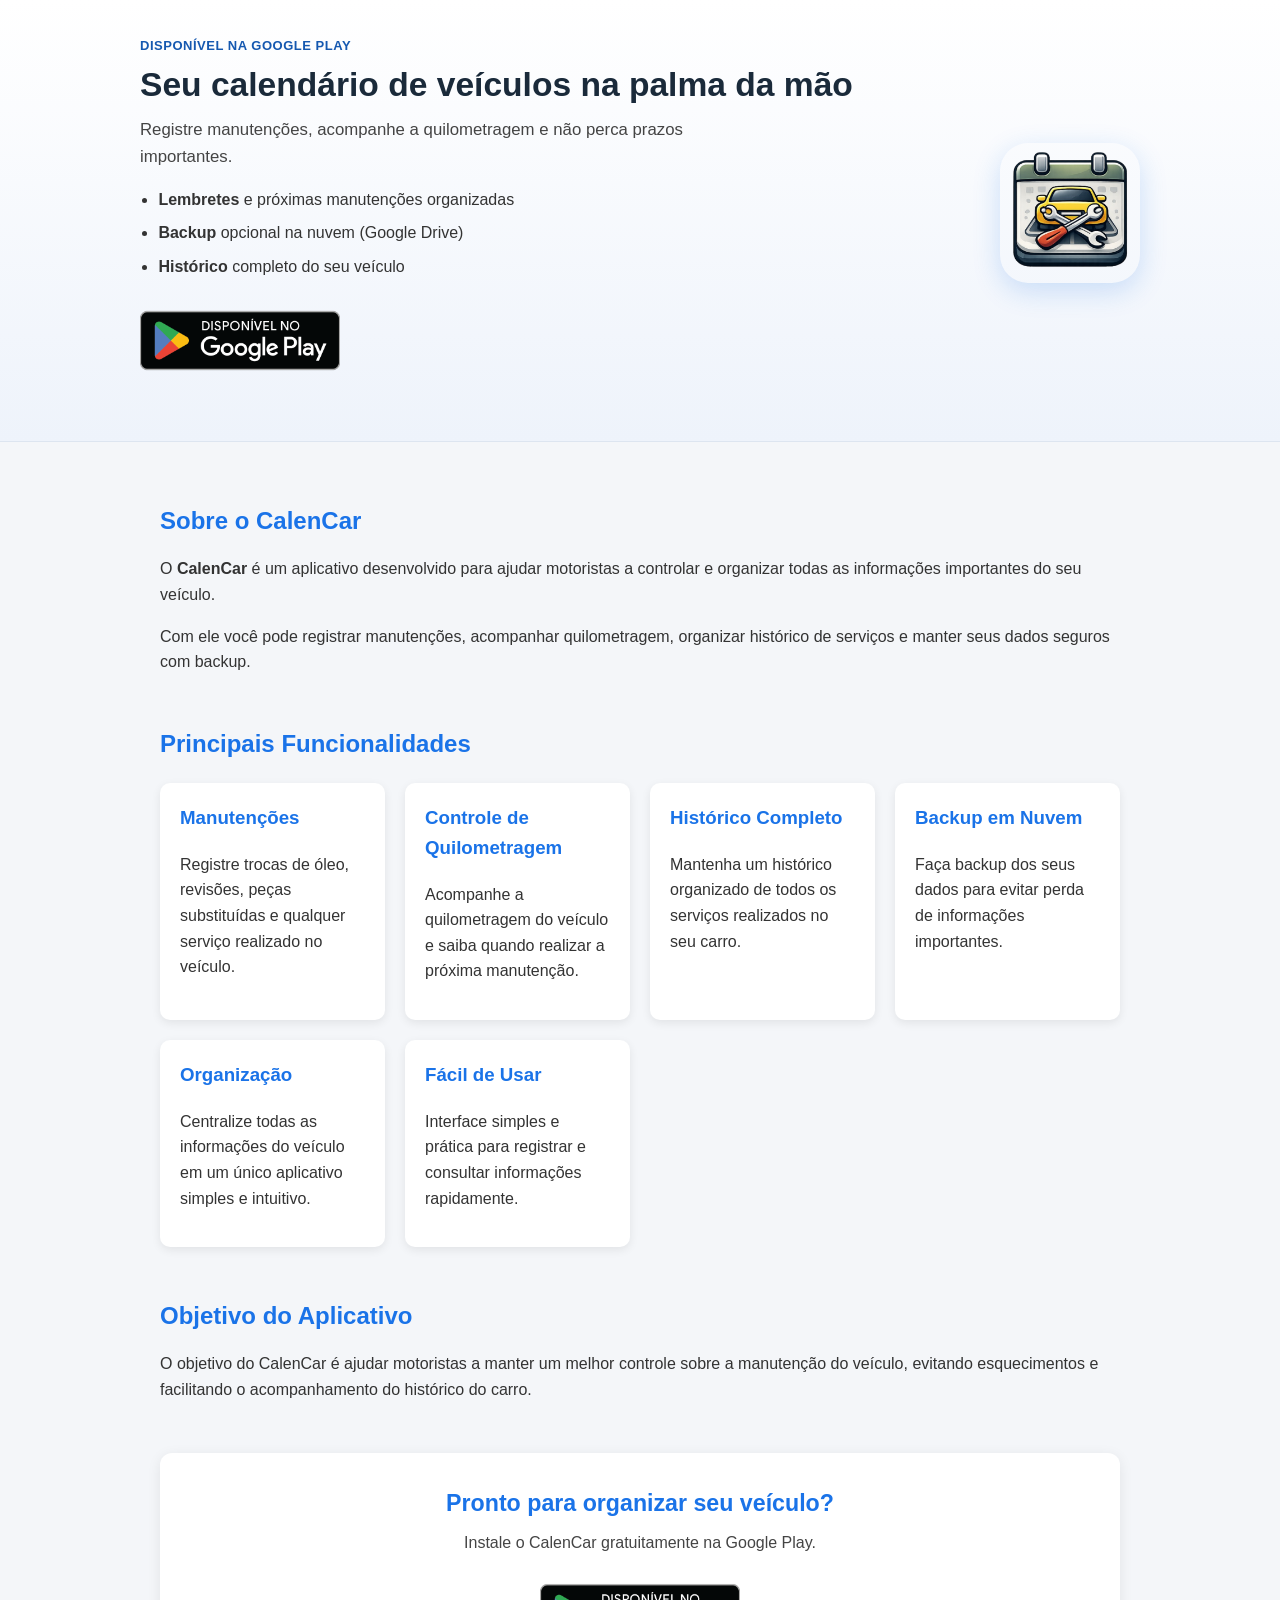
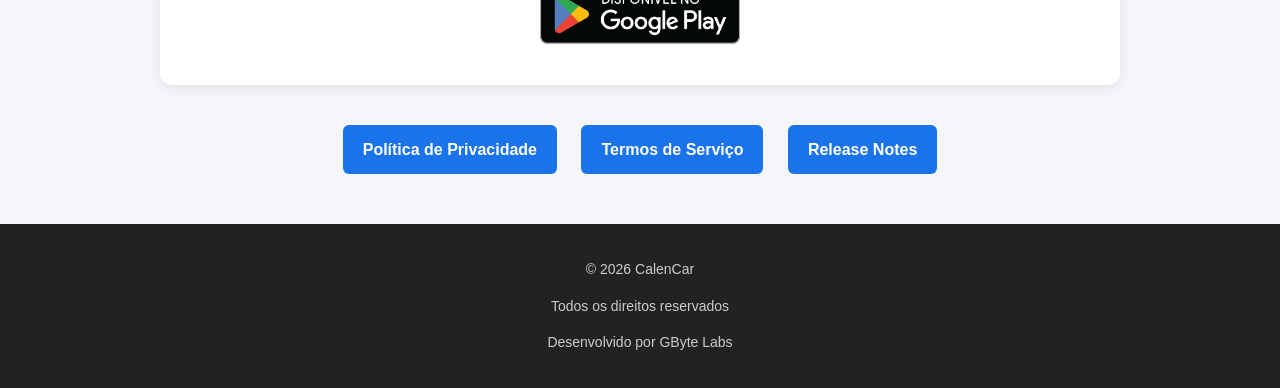
<file: index.html>
<!DOCTYPE html>
<html lang="pt-BR">

<head>
<meta charset="UTF-8">
<meta name="viewport" content="width=device-width, initial-scale=1.0">

<title>CalenCar — manutenção do veículo | Google Play</title>
<meta name="description" content="CalenCar: lembretes de manutenção, controle de quilometragem, histórico do veículo e backup na nuvem. Baixe grátis na Google Play.">

<link rel="canonical" href="https://geraldojnjr.github.io/CalenCarApp/">

<meta property="og:title" content="CalenCar — manutenção do veículo | Android">
<meta property="og:description" content="Organize manutenções, KM e documentos do veículo. Backup opcional no Google Drive. Baixe na Google Play.">
<meta property="og:url" content="https://geraldojnjr.github.io/CalenCarApp/">
<meta property="og:type" content="website">
<meta property="og:image" content="https://geraldojnjr.github.io/CalenCarApp/logo.png">
<meta property="og:locale" content="pt_BR">

<meta name="twitter:card" content="summary_large_image">
<meta name="twitter:title" content="CalenCar — manutenção do veículo | Android">
<meta name="twitter:description" content="Organize manutenções, KM e documentos do veículo. Baixe na Google Play.">
<meta name="twitter:image" content="https://geraldojnjr.github.io/CalenCarApp/logo.png">

<link rel="icon" type="image/x-icon" href="/CalenCarApp/favicon.ico">
<link rel="stylesheet" href="styles.css">

</head>

<body class="page-home">

<div id="site-header"></div>

<div class="container">

<div class="section">

<h2>Sobre o CalenCar</h2>

<p>
O <strong>CalenCar</strong> é um aplicativo desenvolvido para ajudar motoristas a
controlar e organizar todas as informações importantes do seu veículo.
</p>

<p>
Com ele você pode registrar manutenções, acompanhar quilometragem,
organizar histórico de serviços e manter seus dados seguros com backup.
</p>

</div>


<div class="section">

<h2>Principais Funcionalidades</h2>

<div class="features">

<div class="card">
<h3>Manutenções</h3>
<p>Registre trocas de óleo, revisões, peças substituídas e qualquer serviço realizado no veículo.</p>
</div>

<div class="card">
<h3>Controle de Quilometragem</h3>
<p>Acompanhe a quilometragem do veículo e saiba quando realizar a próxima manutenção.</p>
</div>

<div class="card">
<h3>Histórico Completo</h3>
<p>Mantenha um histórico organizado de todos os serviços realizados no seu carro.</p>
</div>

<div class="card">
<h3>Backup em Nuvem</h3>
<p>Faça backup dos seus dados para evitar perda de informações importantes.</p>
</div>

<div class="card">
<h3>Organização</h3>
<p>Centralize todas as informações do veículo em um único aplicativo simples e intuitivo.</p>
</div>

<div class="card">
<h3>Fácil de Usar</h3>
<p>Interface simples e prática para registrar e consultar informações rapidamente.</p>
</div>

</div>

</div>


<div class="section">

<h2>Objetivo do Aplicativo</h2>

<p>
O objetivo do CalenCar é ajudar motoristas a manter um melhor controle
sobre a manutenção do veículo, evitando esquecimentos e facilitando
o acompanhamento do histórico do carro.
</p>

</div>


<section class="cta-final" aria-label="Convite para baixar o app">
<h2 class="cta-final-title">Pronto para organizar seu veículo?</h2>
<p class="cta-final-text">Instale o CalenCar gratuitamente na Google Play.</p>
<div class="play-store-row play-store-row--footer">
<a class="play-badge-link" href="https://play.google.com/store/apps/details?id=br.com.geraldonogueira.calencar" target="_blank" rel="noopener noreferrer">
<img class="play-badge-img" src="play-badge-pt-br.png" width="646" height="250" alt="Disponível no Google Play">
</a>
</div>
</section>


<div class="links">

<a href="https://geraldojnjr.github.io/CalenCarApp/privacy-policy.html">Política de Privacidade</a>

<a href="https://geraldojnjr.github.io/CalenCarApp/termos-de-servicos.html">Termos de Serviço</a>

<a href="https://geraldojnjr.github.io/CalenCarApp/release-notes.html">Release Notes</a>

</div>

</div>


<div id="site-footer"></div>

<script src="includes.js"></script>

</body>

</html>
</file>
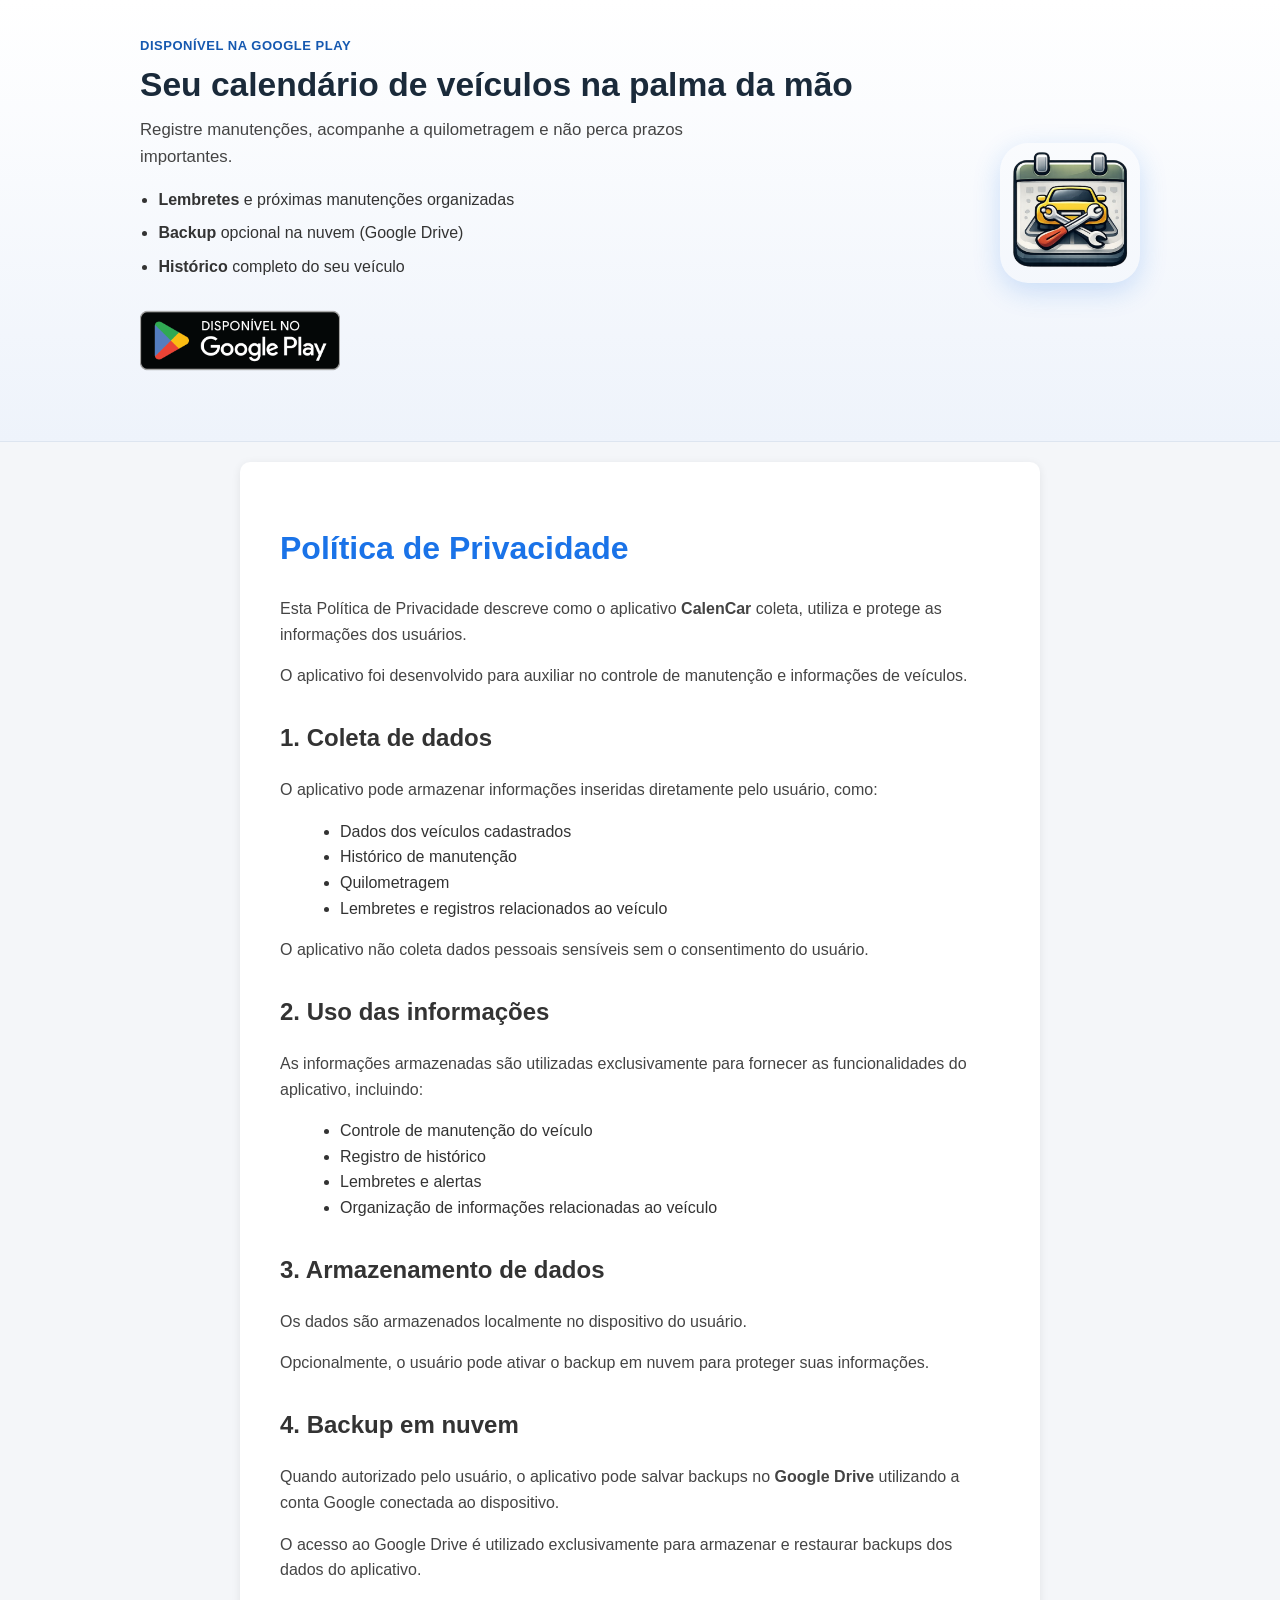
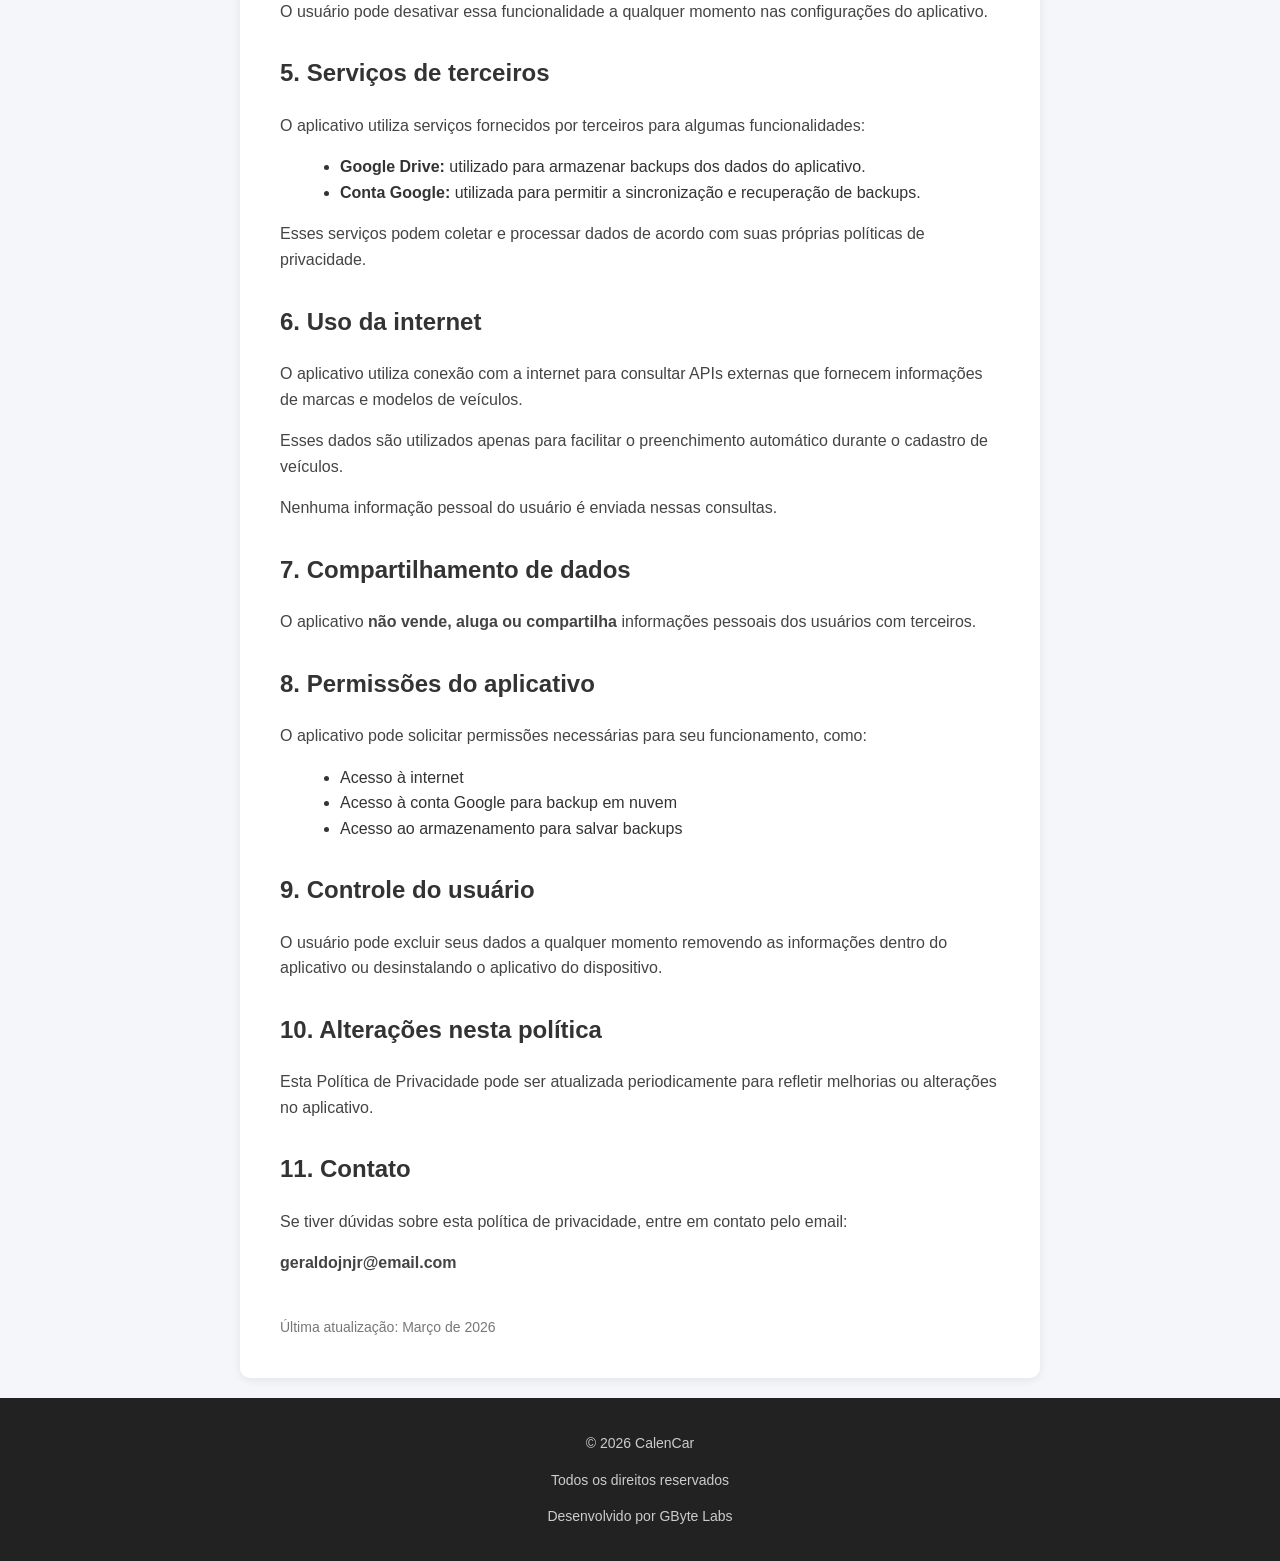
<file: privacy-policy.html>
<!DOCTYPE html>
<html lang="pt-BR">

<head>
<meta charset="UTF-8">
<title>Política de Privacidade - CalenCar</title>
<link rel="icon" type="image/x-icon" href="/CalenCarApp/favicon.ico">
<link rel="stylesheet" href="styles.css">

</head>

<body class="page-legal page-privacy">

<div id="site-header"></div>

<div class="container">

<h1>Política de Privacidade</h1>

<p>Esta Política de Privacidade descreve como o aplicativo <strong>CalenCar</strong> coleta, utiliza e protege as informações dos usuários.</p>

<p>O aplicativo foi desenvolvido para auxiliar no controle de manutenção e informações de veículos.</p>

<h2>1. Coleta de dados</h2>

<p>O aplicativo pode armazenar informações inseridas diretamente pelo usuário, como:</p>

<ul>
<li>Dados dos veículos cadastrados</li>
<li>Histórico de manutenção</li>
<li>Quilometragem</li>
<li>Lembretes e registros relacionados ao veículo</li>
</ul>

<p>O aplicativo não coleta dados pessoais sensíveis sem o consentimento do usuário.</p>

<h2>2. Uso das informações</h2>

<p>As informações armazenadas são utilizadas exclusivamente para fornecer as funcionalidades do aplicativo, incluindo:</p>

<ul>
<li>Controle de manutenção do veículo</li>
<li>Registro de histórico</li>
<li>Lembretes e alertas</li>
<li>Organização de informações relacionadas ao veículo</li>
</ul>

<h2>3. Armazenamento de dados</h2>

<p>Os dados são armazenados localmente no dispositivo do usuário.</p>

<p>Opcionalmente, o usuário pode ativar o backup em nuvem para proteger suas informações.</p>

<h2>4. Backup em nuvem</h2>

<p>Quando autorizado pelo usuário, o aplicativo pode salvar backups no <strong>Google Drive</strong> utilizando a conta Google conectada ao dispositivo.</p>

<p>O acesso ao Google Drive é utilizado exclusivamente para armazenar e restaurar backups dos dados do aplicativo.</p>

<p>O usuário pode desativar essa funcionalidade a qualquer momento nas configurações do aplicativo.</p>

<h2>5. Serviços de terceiros</h2>

<p>O aplicativo utiliza serviços fornecidos por terceiros para algumas funcionalidades:</p>

<ul>
<li><strong>Google Drive:</strong> utilizado para armazenar backups dos dados do aplicativo.</li>
<li><strong>Conta Google:</strong> utilizada para permitir a sincronização e recuperação de backups.</li>
</ul>

<p>Esses serviços podem coletar e processar dados de acordo com suas próprias políticas de privacidade.</p>

<h2>6. Uso da internet</h2>

<p>O aplicativo utiliza conexão com a internet para consultar APIs externas que fornecem informações de marcas e modelos de veículos.</p>

<p>Esses dados são utilizados apenas para facilitar o preenchimento automático durante o cadastro de veículos.</p>

<p>Nenhuma informação pessoal do usuário é enviada nessas consultas.</p>

<h2>7. Compartilhamento de dados</h2>

<p>O aplicativo <strong>não vende, aluga ou compartilha</strong> informações pessoais dos usuários com terceiros.</p>

<h2>8. Permissões do aplicativo</h2>

<p>O aplicativo pode solicitar permissões necessárias para seu funcionamento, como:</p>

<ul>
<li>Acesso à internet</li>
<li>Acesso à conta Google para backup em nuvem</li>
<li>Acesso ao armazenamento para salvar backups</li>
</ul>

<h2>9. Controle do usuário</h2>

<p>O usuário pode excluir seus dados a qualquer momento removendo as informações dentro do aplicativo ou desinstalando o aplicativo do dispositivo.</p>

<h2>10. Alterações nesta política</h2>

<p>Esta Política de Privacidade pode ser atualizada periodicamente para refletir melhorias ou alterações no aplicativo.</p>

<h2>11. Contato</h2>

<p>Se tiver dúvidas sobre esta política de privacidade, entre em contato pelo email:</p>

<p><strong>geraldojnjr@email.com</strong></p>

<div class="footer-note">
Última atualização: Março de 2026
</div>

</div>

<div id="site-footer"></div>

<script src="includes.js"></script>

</body>
</html>
</file>
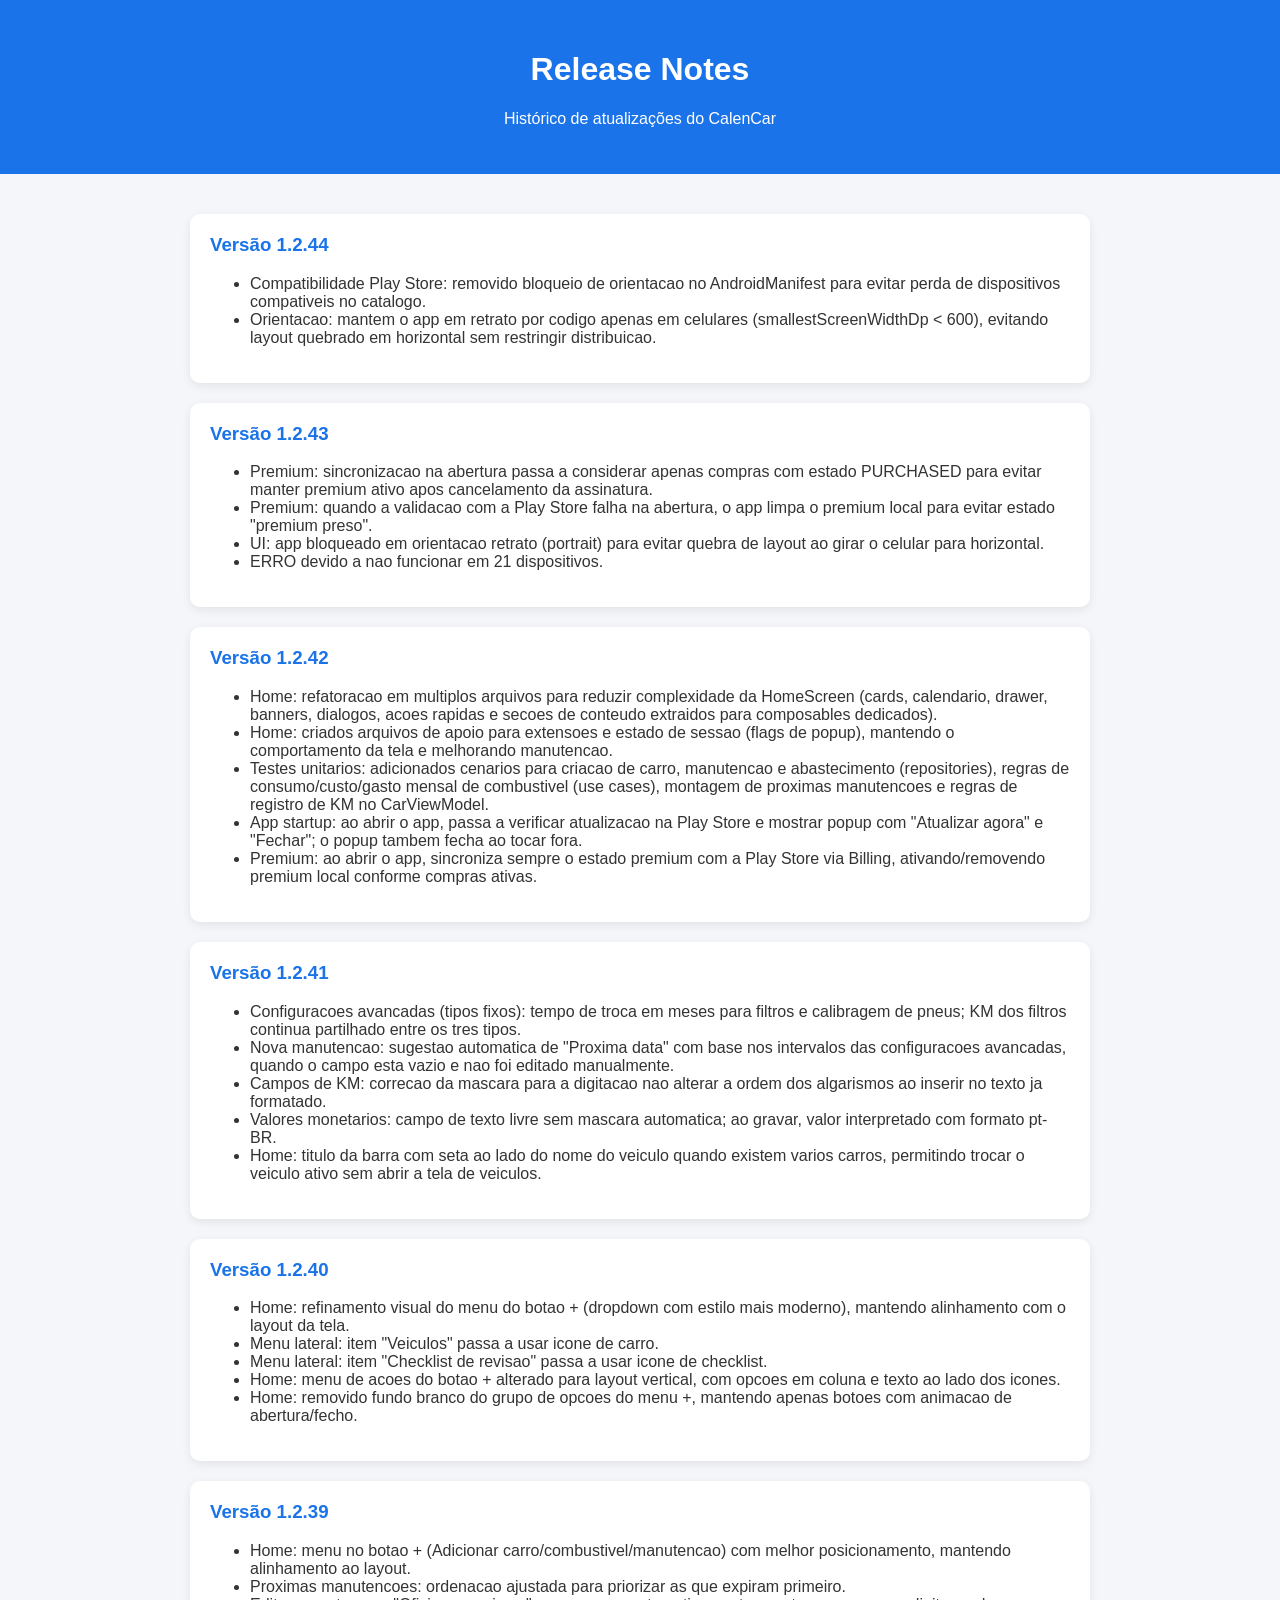
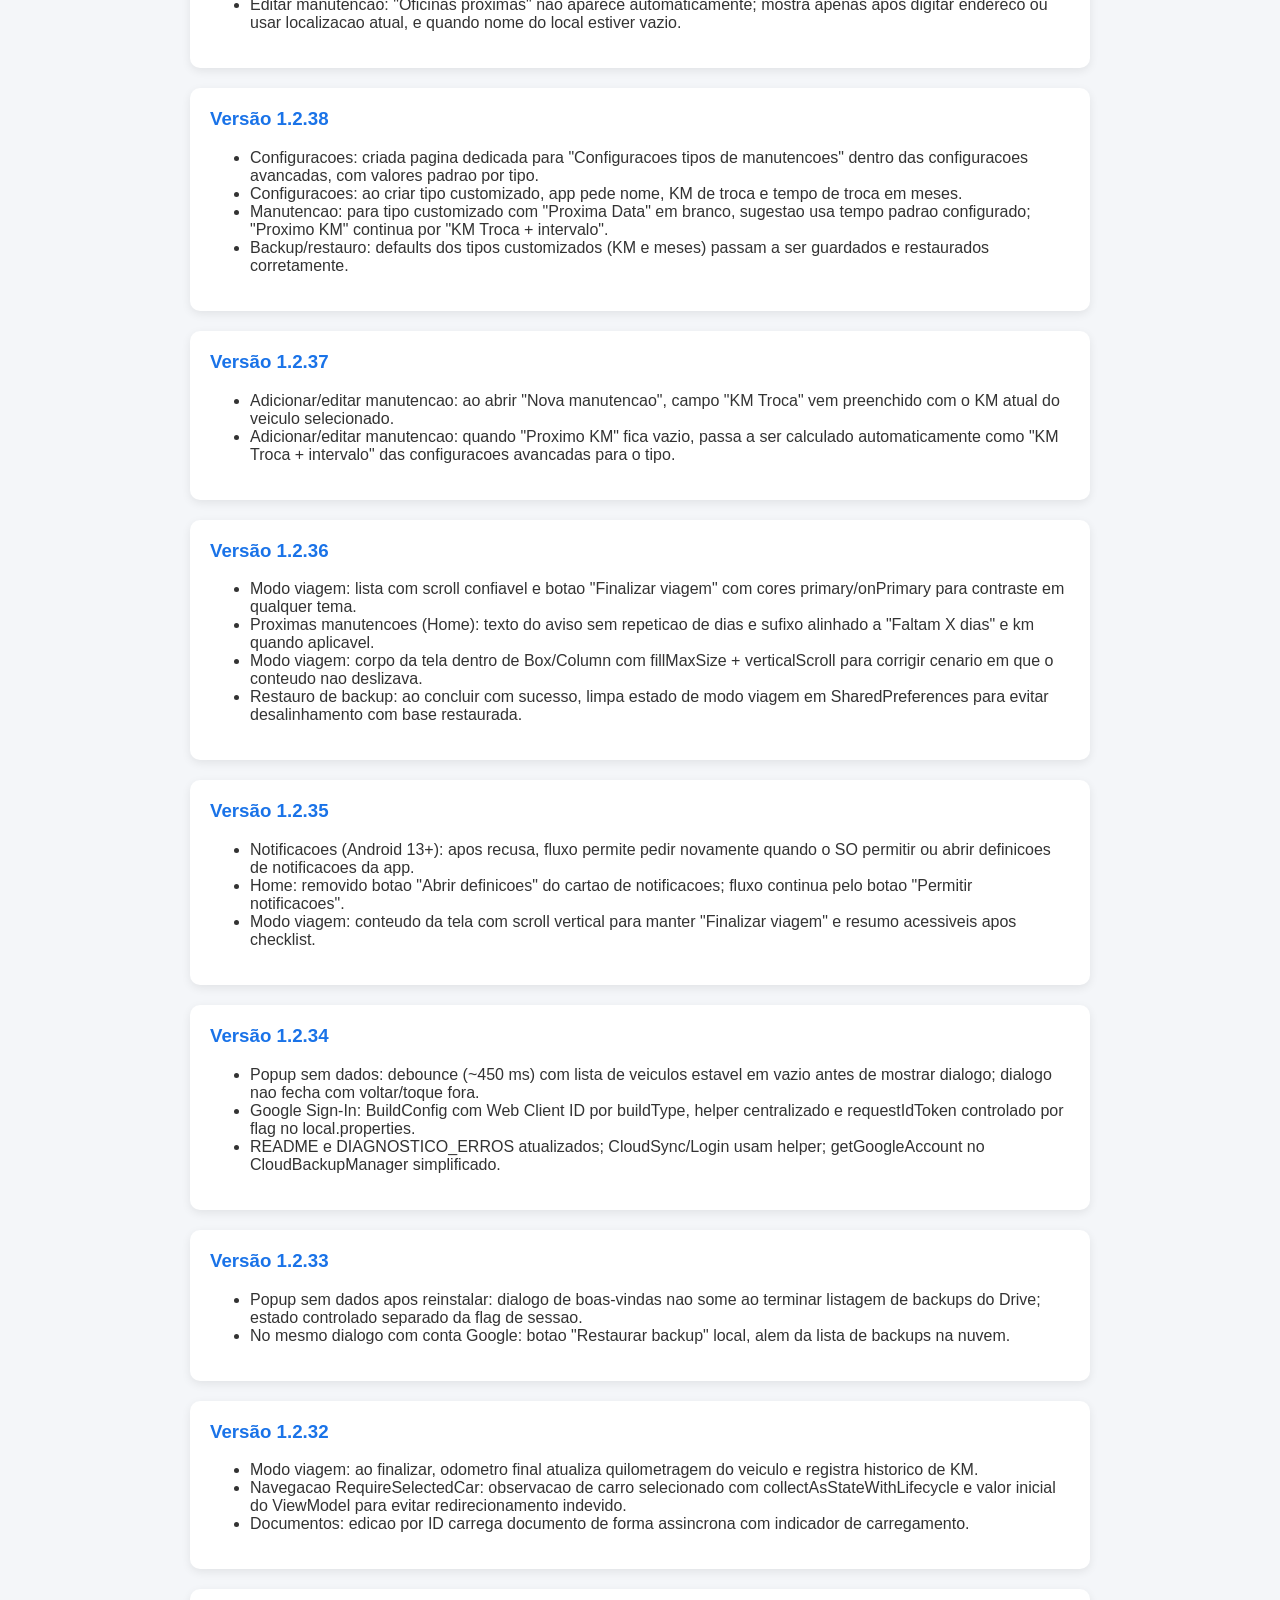
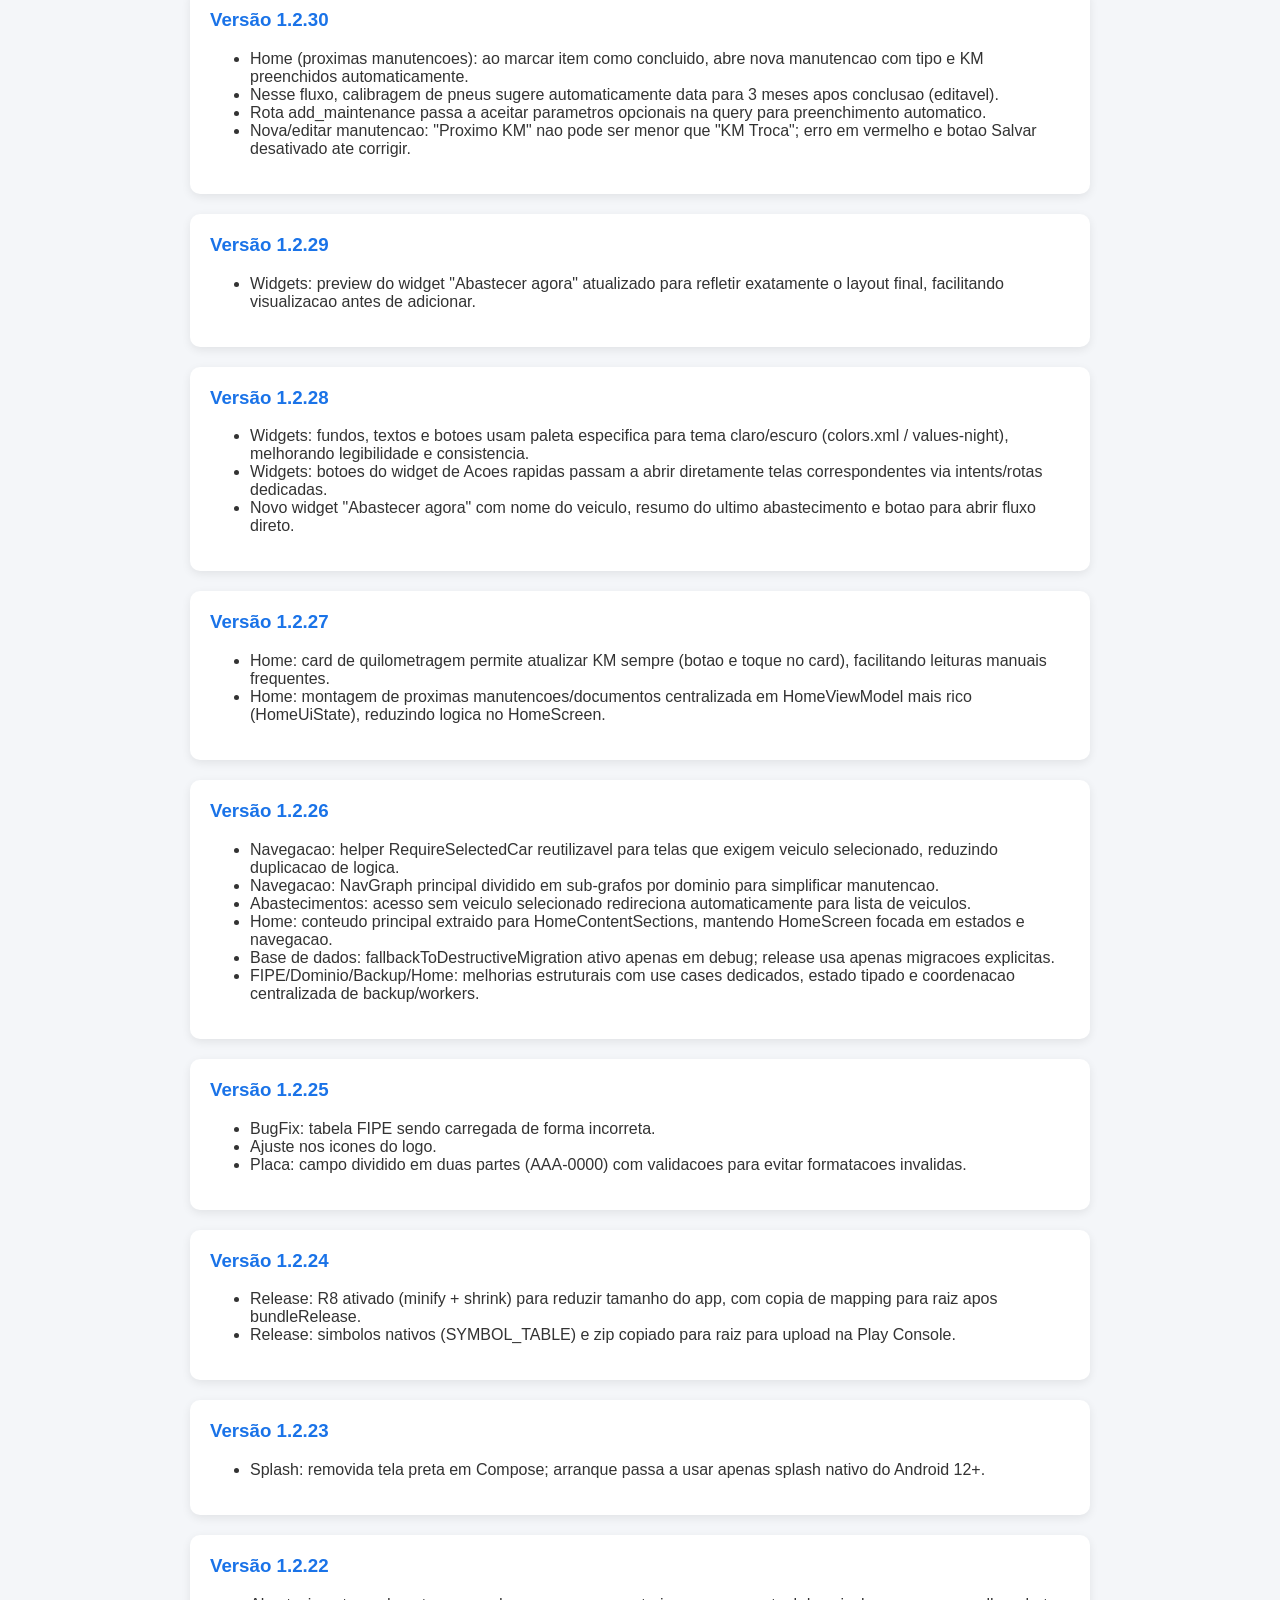
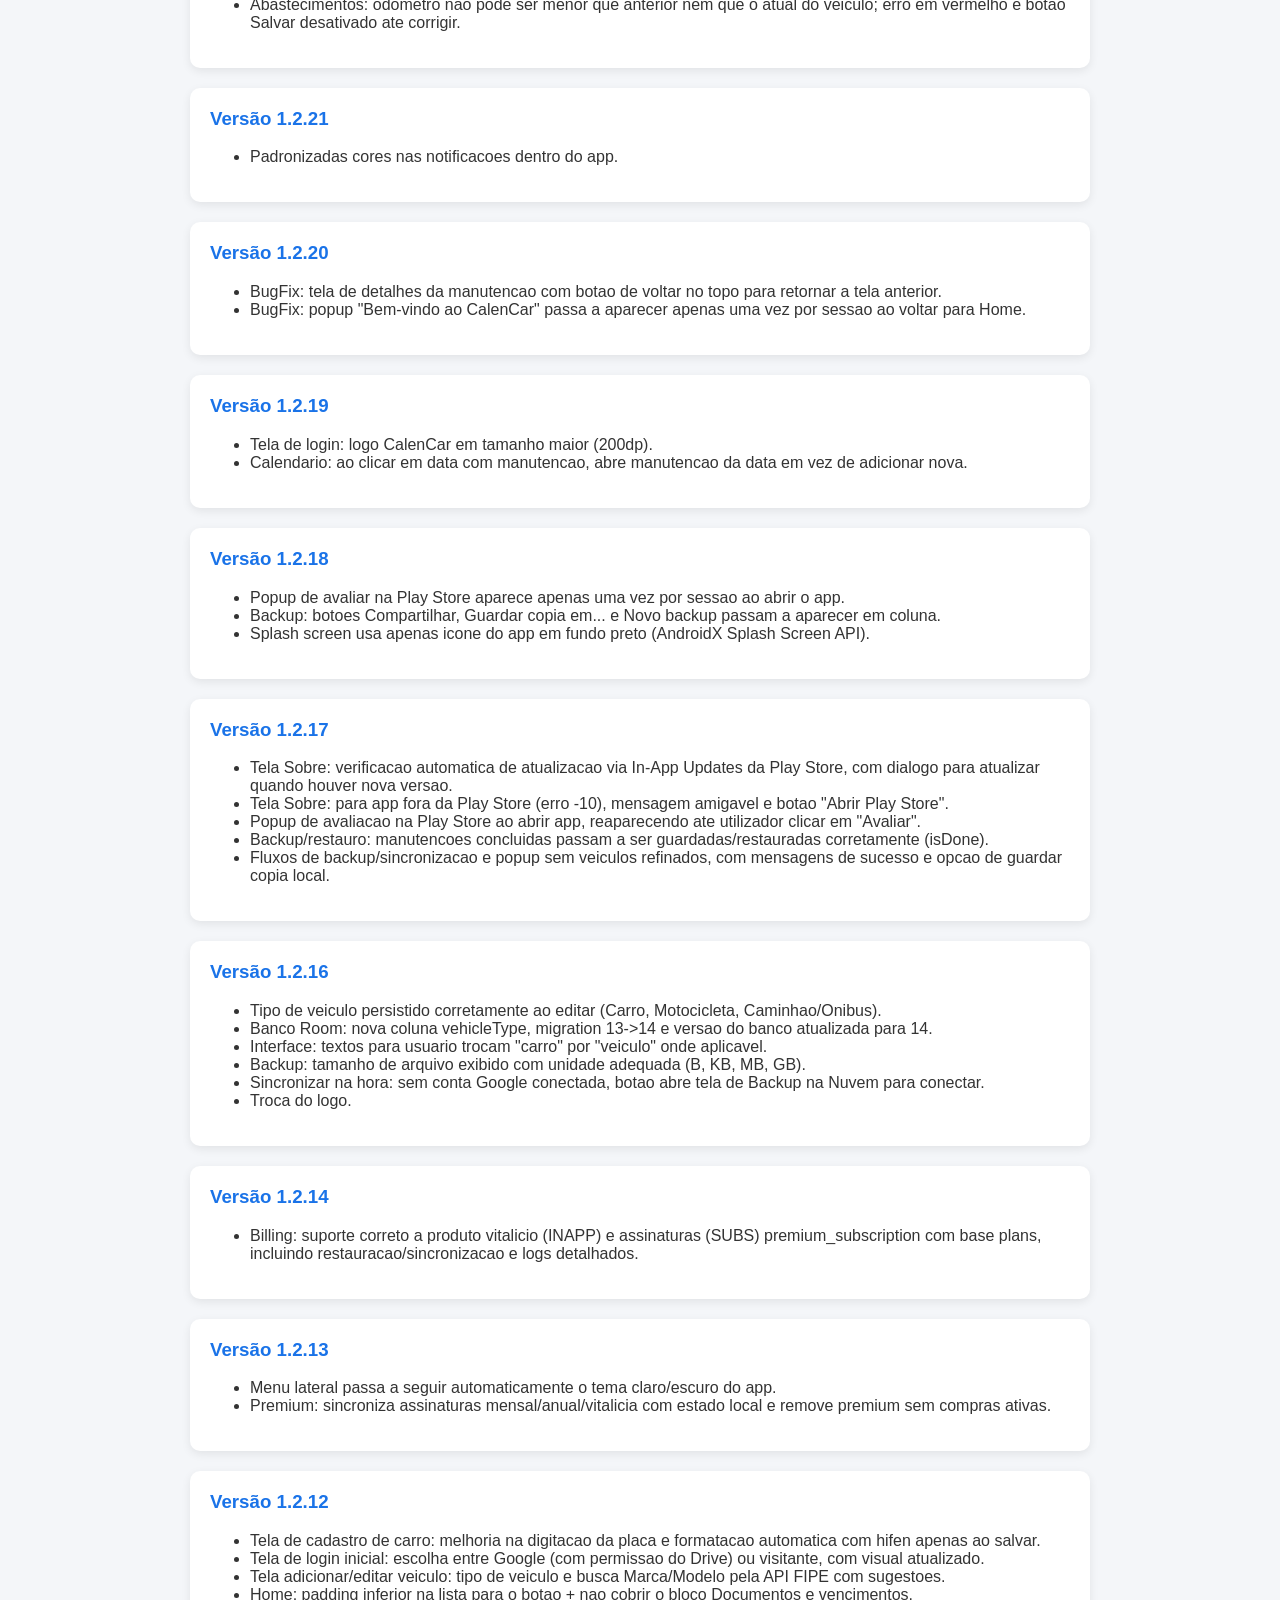
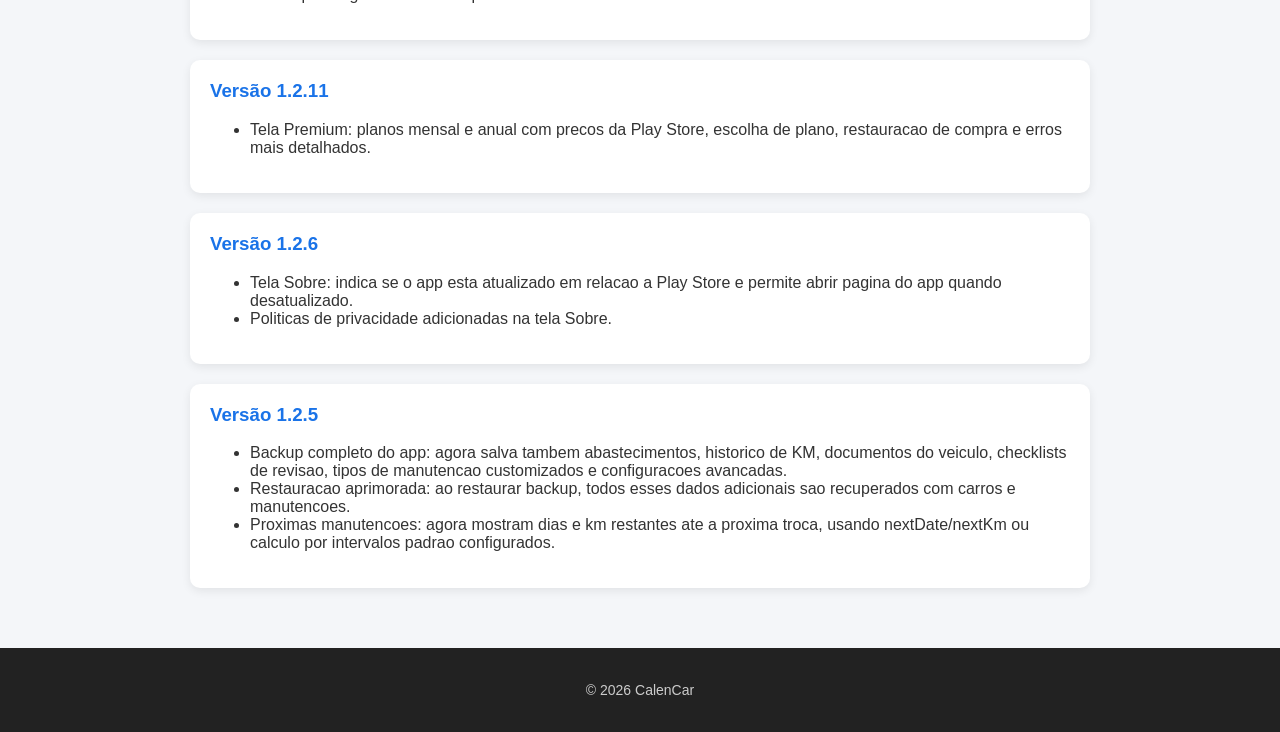
<file: release-note.html>
<!DOCTYPE html>
<html lang="pt-BR">

<head>
<meta charset="UTF-8">
<meta name="viewport" content="width=device-width, initial-scale=1.0">

<title>CalenCar - Release Notes</title>

<style>

body{
font-family: Arial, Helvetica, sans-serif;
margin:0;
background:#f4f6f9;
color:#333;
}

header{
background:#1a73e8;
color:white;
padding:30px 20px;
text-align:center;
}

.container{
max-width:900px;
margin:auto;
padding:40px 20px;
}

.version{
background:white;
padding:20px;
border-radius:10px;
box-shadow:0 3px 10px rgba(0,0,0,0.08);
margin-bottom:20px;
}

.version h3{
margin-top:0;
color:#1a73e8;
}

footer{
background:#222;
color:#ccc;
text-align:center;
padding:20px;
font-size:14px;
}

</style>

</head>

<body>

<header>

<h1>Release Notes</h1>
<p>Histórico de atualizações do CalenCar</p>

</header>

<div class="container">

<div class="version">

<h3>Versão 1.2.44</h3>

<ul>
<li>Compatibilidade Play Store: removido bloqueio de orientacao no AndroidManifest para evitar perda de dispositivos compativeis no catalogo.</li>
<li>Orientacao: mantem o app em retrato por codigo apenas em celulares (smallestScreenWidthDp &lt; 600), evitando layout quebrado em horizontal sem restringir distribuicao.</li>
</ul>

</div>

<div class="version">

<h3>Versão 1.2.43</h3>

<ul>
<li>Premium: sincronizacao na abertura passa a considerar apenas compras com estado PURCHASED para evitar manter premium ativo apos cancelamento da assinatura.</li>
<li>Premium: quando a validacao com a Play Store falha na abertura, o app limpa o premium local para evitar estado "premium preso".</li>
<li>UI: app bloqueado em orientacao retrato (portrait) para evitar quebra de layout ao girar o celular para horizontal.</li>
<li>ERRO devido a nao funcionar em 21 dispositivos.</li>
</ul>

</div>

<div class="version">

<h3>Versão 1.2.42</h3>

<ul>
<li>Home: refatoracao em multiplos arquivos para reduzir complexidade da HomeScreen (cards, calendario, drawer, banners, dialogos, acoes rapidas e secoes de conteudo extraidos para composables dedicados).</li>
<li>Home: criados arquivos de apoio para extensoes e estado de sessao (flags de popup), mantendo o comportamento da tela e melhorando manutencao.</li>
<li>Testes unitarios: adicionados cenarios para criacao de carro, manutencao e abastecimento (repositories), regras de consumo/custo/gasto mensal de combustivel (use cases), montagem de proximas manutencoes e regras de registro de KM no CarViewModel.</li>
<li>App startup: ao abrir o app, passa a verificar atualizacao na Play Store e mostrar popup com "Atualizar agora" e "Fechar"; o popup tambem fecha ao tocar fora.</li>
<li>Premium: ao abrir o app, sincroniza sempre o estado premium com a Play Store via Billing, ativando/removendo premium local conforme compras ativas.</li>
</ul>

</div>

<div class="version">

<h3>Versão 1.2.41</h3>

<ul>
<li>Configuracoes avancadas (tipos fixos): tempo de troca em meses para filtros e calibragem de pneus; KM dos filtros continua partilhado entre os tres tipos.</li>
<li>Nova manutencao: sugestao automatica de "Proxima data" com base nos intervalos das configuracoes avancadas, quando o campo esta vazio e nao foi editado manualmente.</li>
<li>Campos de KM: correcao da mascara para a digitacao nao alterar a ordem dos algarismos ao inserir no texto ja formatado.</li>
<li>Valores monetarios: campo de texto livre sem mascara automatica; ao gravar, valor interpretado com formato pt-BR.</li>
<li>Home: titulo da barra com seta ao lado do nome do veiculo quando existem varios carros, permitindo trocar o veiculo ativo sem abrir a tela de veiculos.</li>
</ul>

</div>

<div class="version">

<h3>Versão 1.2.40</h3>

<ul>
<li>Home: refinamento visual do menu do botao + (dropdown com estilo mais moderno), mantendo alinhamento com o layout da tela.</li>
<li>Menu lateral: item "Veiculos" passa a usar icone de carro.</li>
<li>Menu lateral: item "Checklist de revisao" passa a usar icone de checklist.</li>
<li>Home: menu de acoes do botao + alterado para layout vertical, com opcoes em coluna e texto ao lado dos icones.</li>
<li>Home: removido fundo branco do grupo de opcoes do menu +, mantendo apenas botoes com animacao de abertura/fecho.</li>
</ul>

</div>

<div class="version">

<h3>Versão 1.2.39</h3>

<ul>
<li>Home: menu no botao + (Adicionar carro/combustivel/manutencao) com melhor posicionamento, mantendo alinhamento ao layout.</li>
<li>Proximas manutencoes: ordenacao ajustada para priorizar as que expiram primeiro.</li>
<li>Editar manutencao: "Oficinas proximas" nao aparece automaticamente; mostra apenas apos digitar endereco ou usar localizacao atual, e quando nome do local estiver vazio.</li>
</ul>

</div>

<div class="version">

<h3>Versão 1.2.38</h3>

<ul>
<li>Configuracoes: criada pagina dedicada para "Configuracoes tipos de manutencoes" dentro das configuracoes avancadas, com valores padrao por tipo.</li>
<li>Configuracoes: ao criar tipo customizado, app pede nome, KM de troca e tempo de troca em meses.</li>
<li>Manutencao: para tipo customizado com "Proxima Data" em branco, sugestao usa tempo padrao configurado; "Proximo KM" continua por "KM Troca + intervalo".</li>
<li>Backup/restauro: defaults dos tipos customizados (KM e meses) passam a ser guardados e restaurados corretamente.</li>
</ul>

</div>

<div class="version">

<h3>Versão 1.2.37</h3>

<ul>
<li>Adicionar/editar manutencao: ao abrir "Nova manutencao", campo "KM Troca" vem preenchido com o KM atual do veiculo selecionado.</li>
<li>Adicionar/editar manutencao: quando "Proximo KM" fica vazio, passa a ser calculado automaticamente como "KM Troca + intervalo" das configuracoes avancadas para o tipo.</li>
</ul>

</div>

<div class="version">

<h3>Versão 1.2.36</h3>

<ul>
<li>Modo viagem: lista com scroll confiavel e botao "Finalizar viagem" com cores primary/onPrimary para contraste em qualquer tema.</li>
<li>Proximas manutencoes (Home): texto do aviso sem repeticao de dias e sufixo alinhado a "Faltam X dias" e km quando aplicavel.</li>
<li>Modo viagem: corpo da tela dentro de Box/Column com fillMaxSize + verticalScroll para corrigir cenario em que o conteudo nao deslizava.</li>
<li>Restauro de backup: ao concluir com sucesso, limpa estado de modo viagem em SharedPreferences para evitar desalinhamento com base restaurada.</li>
</ul>

</div>

<div class="version">

<h3>Versão 1.2.35</h3>

<ul>
<li>Notificacoes (Android 13+): apos recusa, fluxo permite pedir novamente quando o SO permitir ou abrir definicoes de notificacoes da app.</li>
<li>Home: removido botao "Abrir definicoes" do cartao de notificacoes; fluxo continua pelo botao "Permitir notificacoes".</li>
<li>Modo viagem: conteudo da tela com scroll vertical para manter "Finalizar viagem" e resumo acessiveis apos checklist.</li>
</ul>

</div>

<div class="version">

<h3>Versão 1.2.34</h3>

<ul>
<li>Popup sem dados: debounce (~450 ms) com lista de veiculos estavel em vazio antes de mostrar dialogo; dialogo nao fecha com voltar/toque fora.</li>
<li>Google Sign-In: BuildConfig com Web Client ID por buildType, helper centralizado e requestIdToken controlado por flag no local.properties.</li>
<li>README e DIAGNOSTICO_ERROS atualizados; CloudSync/Login usam helper; getGoogleAccount no CloudBackupManager simplificado.</li>
</ul>

</div>

<div class="version">

<h3>Versão 1.2.33</h3>

<ul>
<li>Popup sem dados apos reinstalar: dialogo de boas-vindas nao some ao terminar listagem de backups do Drive; estado controlado separado da flag de sessao.</li>
<li>No mesmo dialogo com conta Google: botao "Restaurar backup" local, alem da lista de backups na nuvem.</li>
</ul>

</div>

<div class="version">

<h3>Versão 1.2.32</h3>

<ul>
<li>Modo viagem: ao finalizar, odometro final atualiza quilometragem do veiculo e registra historico de KM.</li>
<li>Navegacao RequireSelectedCar: observacao de carro selecionado com collectAsStateWithLifecycle e valor inicial do ViewModel para evitar redirecionamento indevido.</li>
<li>Documentos: edicao por ID carrega documento de forma assincrona com indicador de carregamento.</li>
</ul>

</div>

<div class="version">

<h3>Versão 1.2.30</h3>

<ul>
<li>Home (proximas manutencoes): ao marcar item como concluido, abre nova manutencao com tipo e KM preenchidos automaticamente.</li>
<li>Nesse fluxo, calibragem de pneus sugere automaticamente data para 3 meses apos conclusao (editavel).</li>
<li>Rota add_maintenance passa a aceitar parametros opcionais na query para preenchimento automatico.</li>
<li>Nova/editar manutencao: "Proximo KM" nao pode ser menor que "KM Troca"; erro em vermelho e botao Salvar desativado ate corrigir.</li>
</ul>

</div>

<div class="version">

<h3>Versão 1.2.29</h3>

<ul>
<li>Widgets: preview do widget "Abastecer agora" atualizado para refletir exatamente o layout final, facilitando visualizacao antes de adicionar.</li>
</ul>

</div>

<div class="version">

<h3>Versão 1.2.28</h3>

<ul>
<li>Widgets: fundos, textos e botoes usam paleta especifica para tema claro/escuro (colors.xml / values-night), melhorando legibilidade e consistencia.</li>
<li>Widgets: botoes do widget de Acoes rapidas passam a abrir diretamente telas correspondentes via intents/rotas dedicadas.</li>
<li>Novo widget "Abastecer agora" com nome do veiculo, resumo do ultimo abastecimento e botao para abrir fluxo direto.</li>
</ul>

</div>

<div class="version">

<h3>Versão 1.2.27</h3>

<ul>
<li>Home: card de quilometragem permite atualizar KM sempre (botao e toque no card), facilitando leituras manuais frequentes.</li>
<li>Home: montagem de proximas manutencoes/documentos centralizada em HomeViewModel mais rico (HomeUiState), reduzindo logica no HomeScreen.</li>
</ul>

</div>

<div class="version">

<h3>Versão 1.2.26</h3>

<ul>
<li>Navegacao: helper RequireSelectedCar reutilizavel para telas que exigem veiculo selecionado, reduzindo duplicacao de logica.</li>
<li>Navegacao: NavGraph principal dividido em sub-grafos por dominio para simplificar manutencao.</li>
<li>Abastecimentos: acesso sem veiculo selecionado redireciona automaticamente para lista de veiculos.</li>
<li>Home: conteudo principal extraido para HomeContentSections, mantendo HomeScreen focada em estados e navegacao.</li>
<li>Base de dados: fallbackToDestructiveMigration ativo apenas em debug; release usa apenas migracoes explicitas.</li>
<li>FIPE/Dominio/Backup/Home: melhorias estruturais com use cases dedicados, estado tipado e coordenacao centralizada de backup/workers.</li>
</ul>

</div>

<div class="version">

<h3>Versão 1.2.25</h3>

<ul>
<li>BugFix: tabela FIPE sendo carregada de forma incorreta.</li>
<li>Ajuste nos icones do logo.</li>
<li>Placa: campo dividido em duas partes (AAA-0000) com validacoes para evitar formatacoes invalidas.</li>
</ul>

</div>

<div class="version">

<h3>Versão 1.2.24</h3>

<ul>
<li>Release: R8 ativado (minify + shrink) para reduzir tamanho do app, com copia de mapping para raiz apos bundleRelease.</li>
<li>Release: simbolos nativos (SYMBOL_TABLE) e zip copiado para raiz para upload na Play Console.</li>
</ul>

</div>

<div class="version">

<h3>Versão 1.2.23</h3>

<ul>
<li>Splash: removida tela preta em Compose; arranque passa a usar apenas splash nativo do Android 12+.</li>
</ul>

</div>

<div class="version">

<h3>Versão 1.2.22</h3>

<ul>
<li>Abastecimentos: odometro nao pode ser menor que anterior nem que o atual do veiculo; erro em vermelho e botao Salvar desativado ate corrigir.</li>
</ul>

</div>

<div class="version">

<h3>Versão 1.2.21</h3>

<ul>
<li>Padronizadas cores nas notificacoes dentro do app.</li>
</ul>

</div>

<div class="version">

<h3>Versão 1.2.20</h3>

<ul>
<li>BugFix: tela de detalhes da manutencao com botao de voltar no topo para retornar a tela anterior.</li>
<li>BugFix: popup "Bem-vindo ao CalenCar" passa a aparecer apenas uma vez por sessao ao voltar para Home.</li>
</ul>

</div>

<div class="version">

<h3>Versão 1.2.19</h3>

<ul>
<li>Tela de login: logo CalenCar em tamanho maior (200dp).</li>
<li>Calendario: ao clicar em data com manutencao, abre manutencao da data em vez de adicionar nova.</li>
</ul>

</div>

<div class="version">

<h3>Versão 1.2.18</h3>

<ul>
<li>Popup de avaliar na Play Store aparece apenas uma vez por sessao ao abrir o app.</li>
<li>Backup: botoes Compartilhar, Guardar copia em... e Novo backup passam a aparecer em coluna.</li>
<li>Splash screen usa apenas icone do app em fundo preto (AndroidX Splash Screen API).</li>
</ul>

</div>

<div class="version">

<h3>Versão 1.2.17</h3>

<ul>
<li>Tela Sobre: verificacao automatica de atualizacao via In-App Updates da Play Store, com dialogo para atualizar quando houver nova versao.</li>
<li>Tela Sobre: para app fora da Play Store (erro -10), mensagem amigavel e botao "Abrir Play Store".</li>
<li>Popup de avaliacao na Play Store ao abrir app, reaparecendo ate utilizador clicar em "Avaliar".</li>
<li>Backup/restauro: manutencoes concluidas passam a ser guardadas/restauradas corretamente (isDone).</li>
<li>Fluxos de backup/sincronizacao e popup sem veiculos refinados, com mensagens de sucesso e opcao de guardar copia local.</li>
</ul>

</div>

<div class="version">

<h3>Versão 1.2.16</h3>

<ul>
<li>Tipo de veiculo persistido corretamente ao editar (Carro, Motocicleta, Caminhao/Onibus).</li>
<li>Banco Room: nova coluna vehicleType, migration 13-&gt;14 e versao do banco atualizada para 14.</li>
<li>Interface: textos para usuario trocam "carro" por "veiculo" onde aplicavel.</li>
<li>Backup: tamanho de arquivo exibido com unidade adequada (B, KB, MB, GB).</li>
<li>Sincronizar na hora: sem conta Google conectada, botao abre tela de Backup na Nuvem para conectar.</li>
<li>Troca do logo.</li>
</ul>

</div>

<div class="version">

<h3>Versão 1.2.14</h3>

<ul>
<li>Billing: suporte correto a produto vitalicio (INAPP) e assinaturas (SUBS) premium_subscription com base plans, incluindo restauracao/sincronizacao e logs detalhados.</li>
</ul>

</div>

<div class="version">

<h3>Versão 1.2.13</h3>

<ul>
<li>Menu lateral passa a seguir automaticamente o tema claro/escuro do app.</li>
<li>Premium: sincroniza assinaturas mensal/anual/vitalicia com estado local e remove premium sem compras ativas.</li>
</ul>

</div>

<div class="version">

<h3>Versão 1.2.12</h3>

<ul>
<li>Tela de cadastro de carro: melhoria na digitacao da placa e formatacao automatica com hifen apenas ao salvar.</li>
<li>Tela de login inicial: escolha entre Google (com permissao do Drive) ou visitante, com visual atualizado.</li>
<li>Tela adicionar/editar veiculo: tipo de veiculo e busca Marca/Modelo pela API FIPE com sugestoes.</li>
<li>Home: padding inferior na lista para o botao + nao cobrir o bloco Documentos e vencimentos.</li>
</ul>

</div>

<div class="version">

<h3>Versão 1.2.11</h3>

<ul>
<li>Tela Premium: planos mensal e anual com precos da Play Store, escolha de plano, restauracao de compra e erros mais detalhados.</li>
</ul>

</div>

<div class="version">

<h3>Versão 1.2.6</h3>

<ul>
<li>Tela Sobre: indica se o app esta atualizado em relacao a Play Store e permite abrir pagina do app quando desatualizado.</li>
<li>Politicas de privacidade adicionadas na tela Sobre.</li>
</ul>

</div>

<div class="version">

<h3>Versão 1.2.5</h3>

<ul>
<li>Backup completo do app: agora salva tambem abastecimentos, historico de KM, documentos do veiculo, checklists de revisao, tipos de manutencao customizados e configuracoes avancadas.</li>
<li>Restauracao aprimorada: ao restaurar backup, todos esses dados adicionais sao recuperados com carros e manutencoes.</li>
<li>Proximas manutencoes: agora mostram dias e km restantes ate a proxima troca, usando nextDate/nextKm ou calculo por intervalos padrao configurados.</li>
</ul>

</div>

</div>

<footer>

<p>© 2026 CalenCar</p>

</footer>

</body>

</html>
</file>
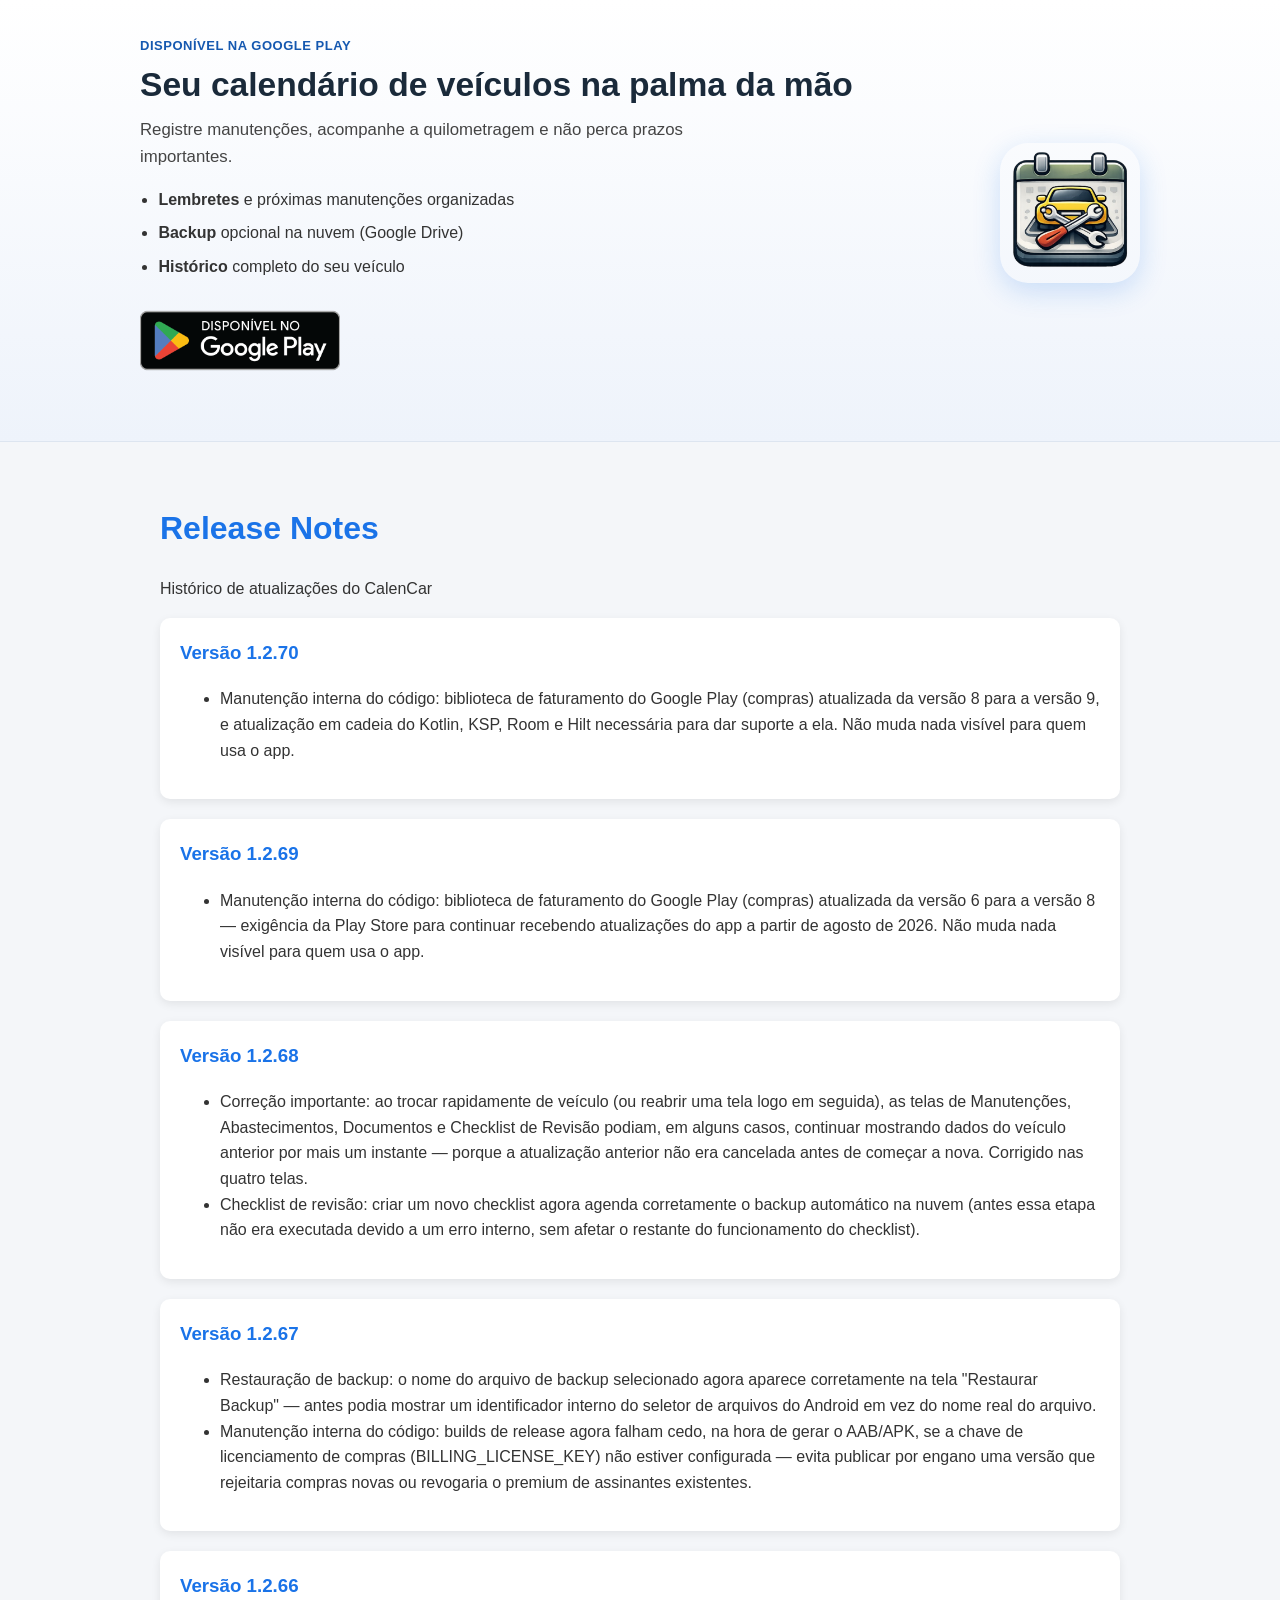
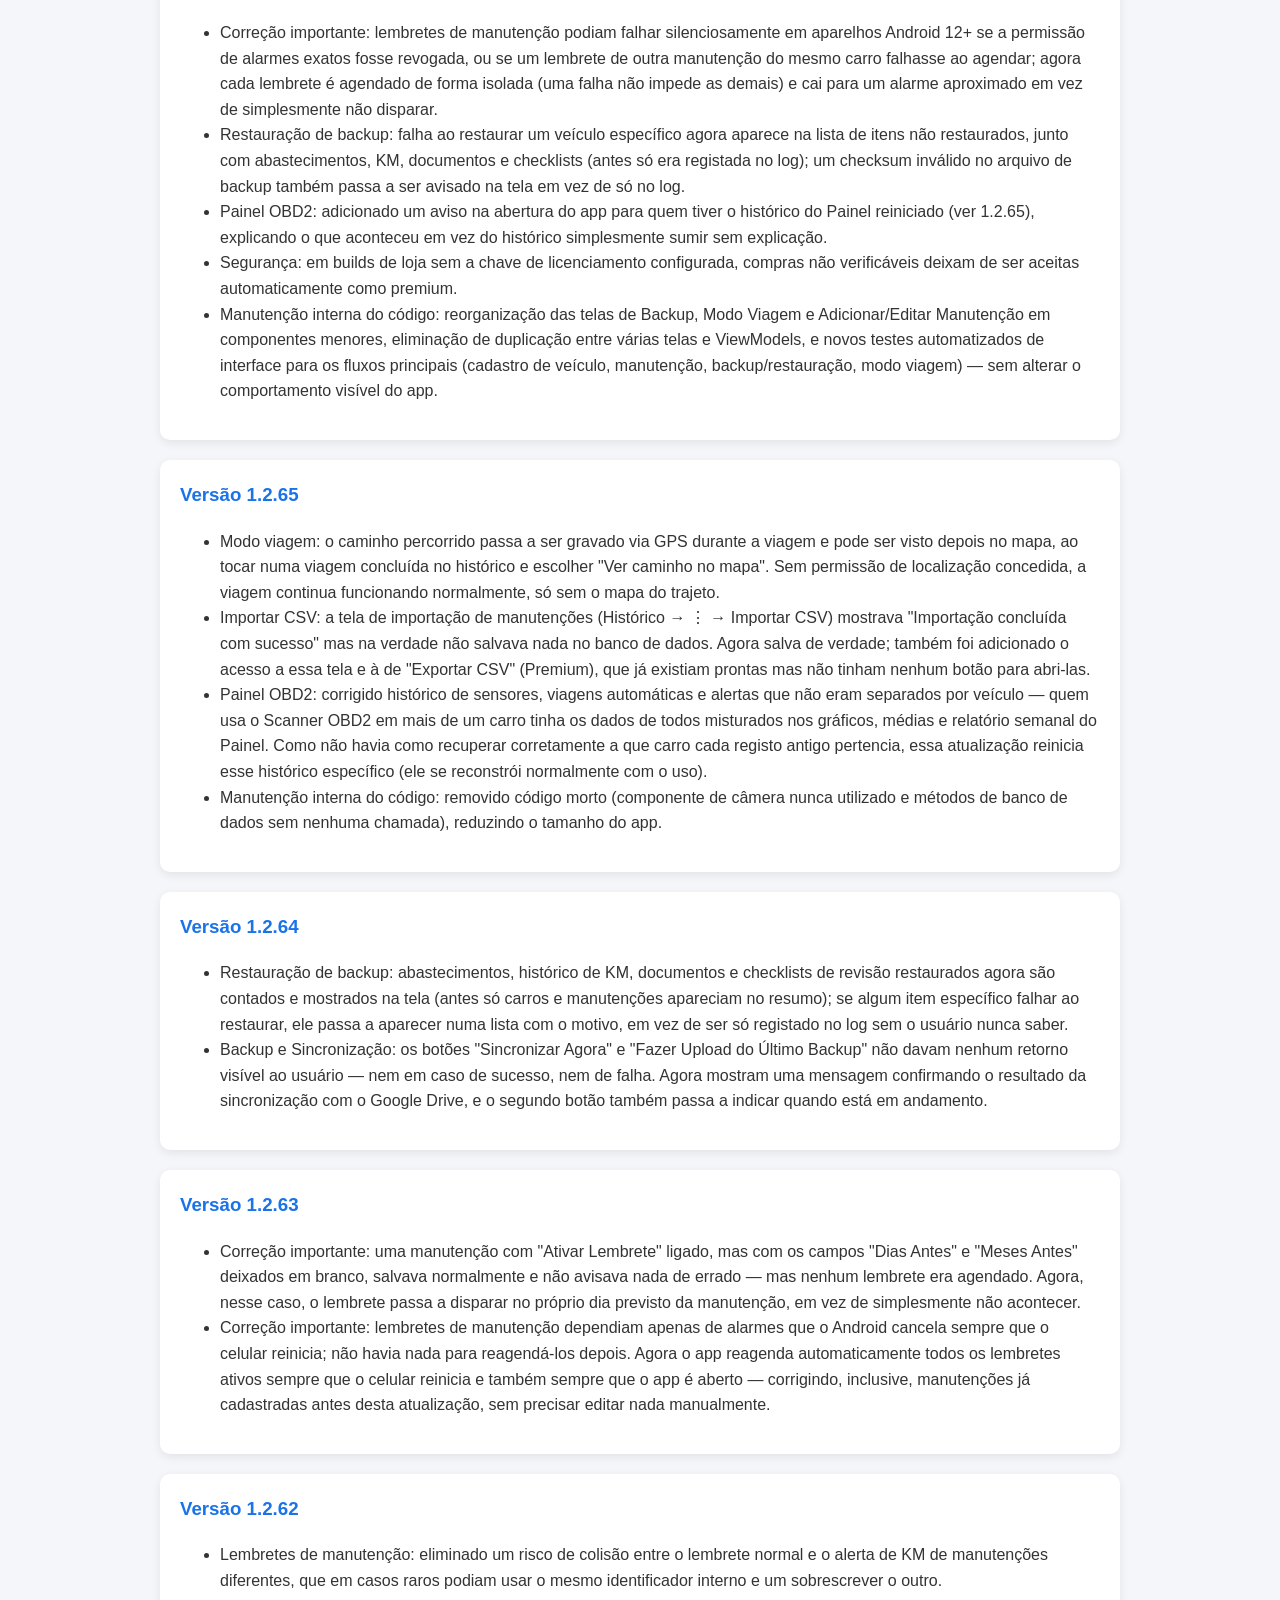
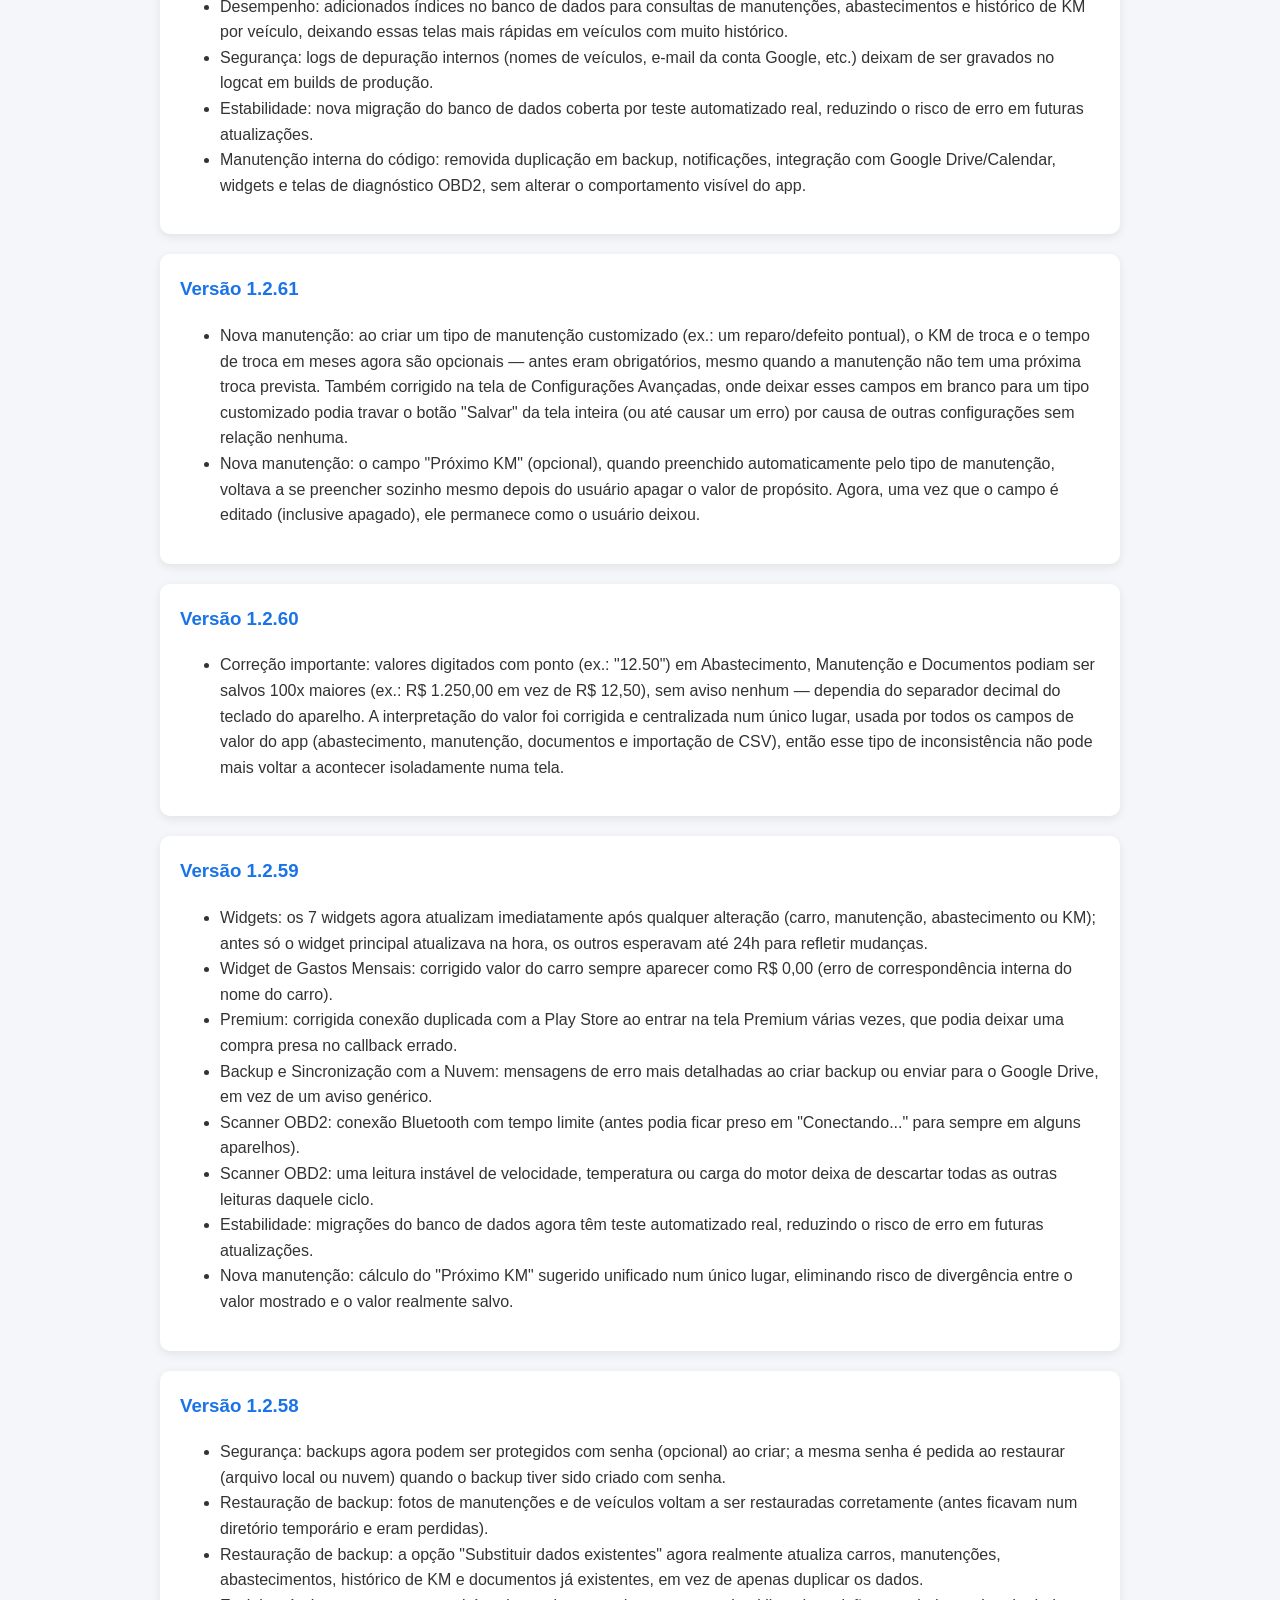
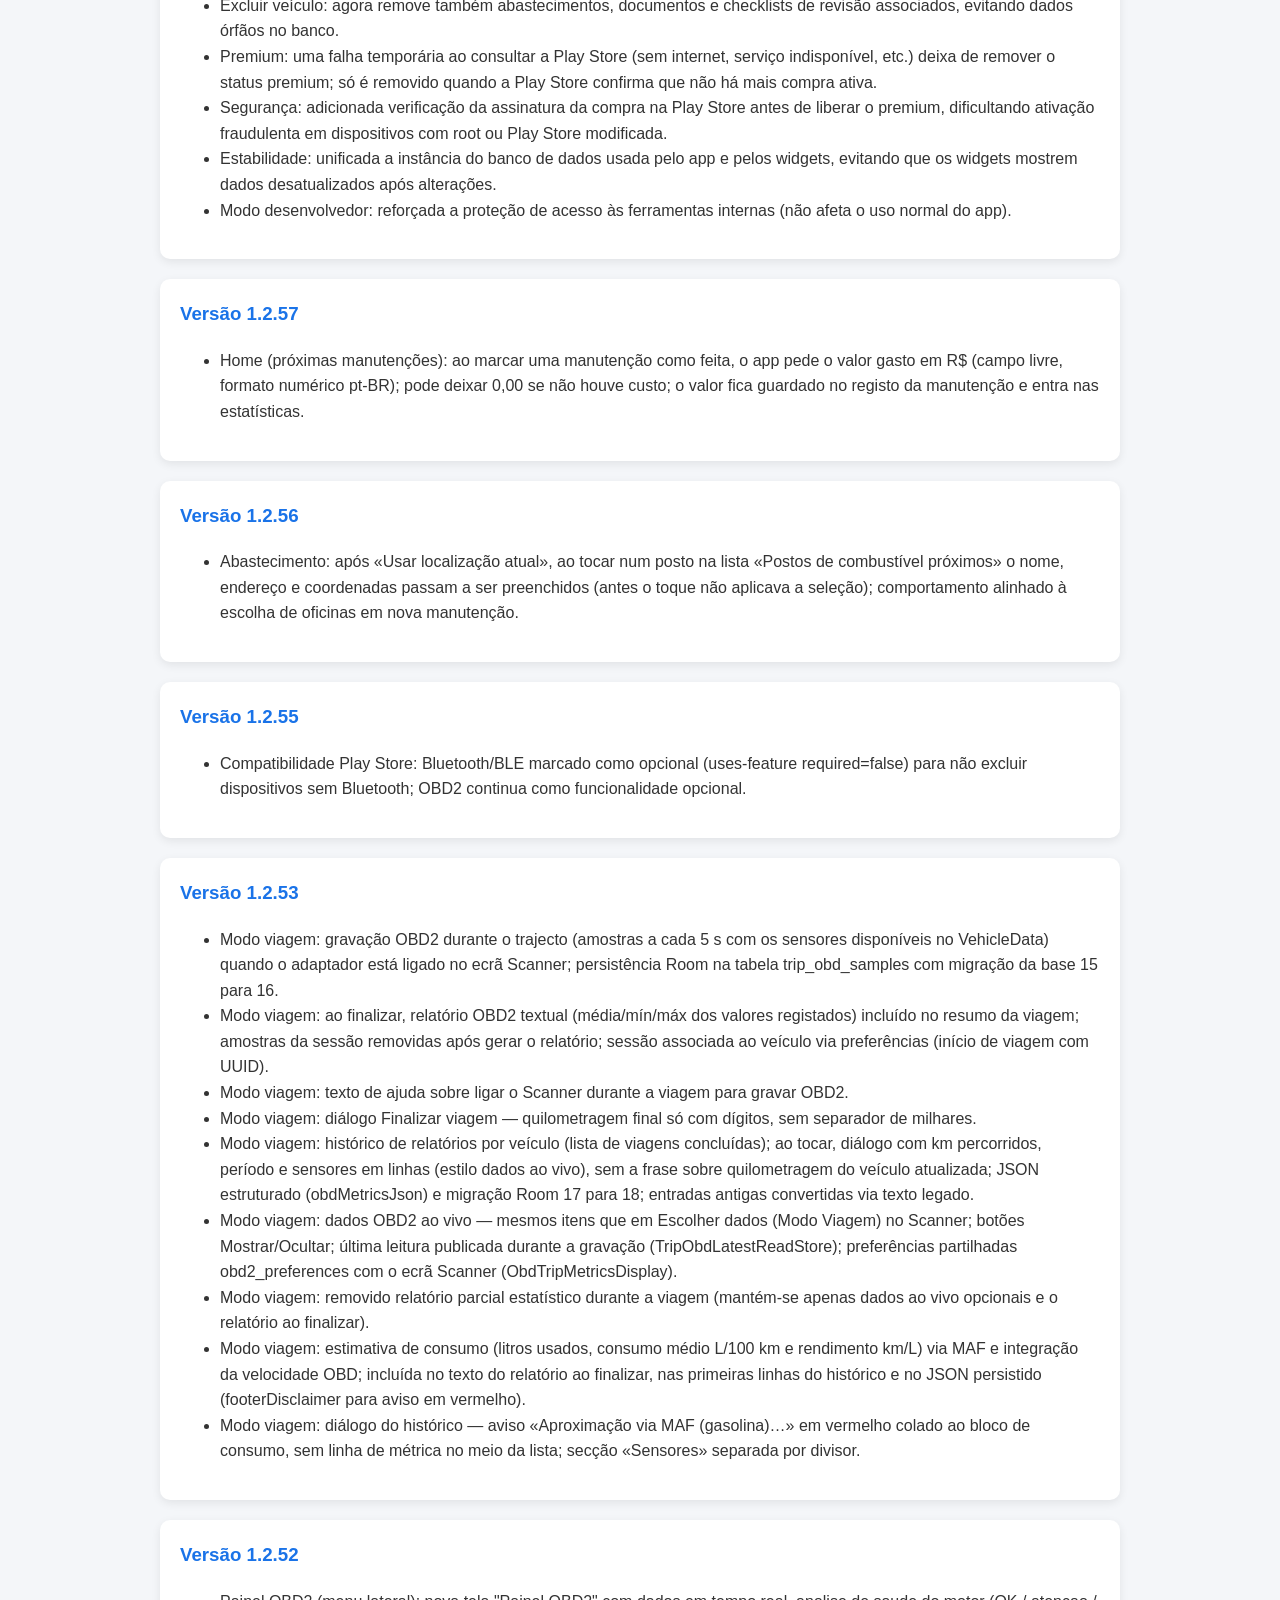
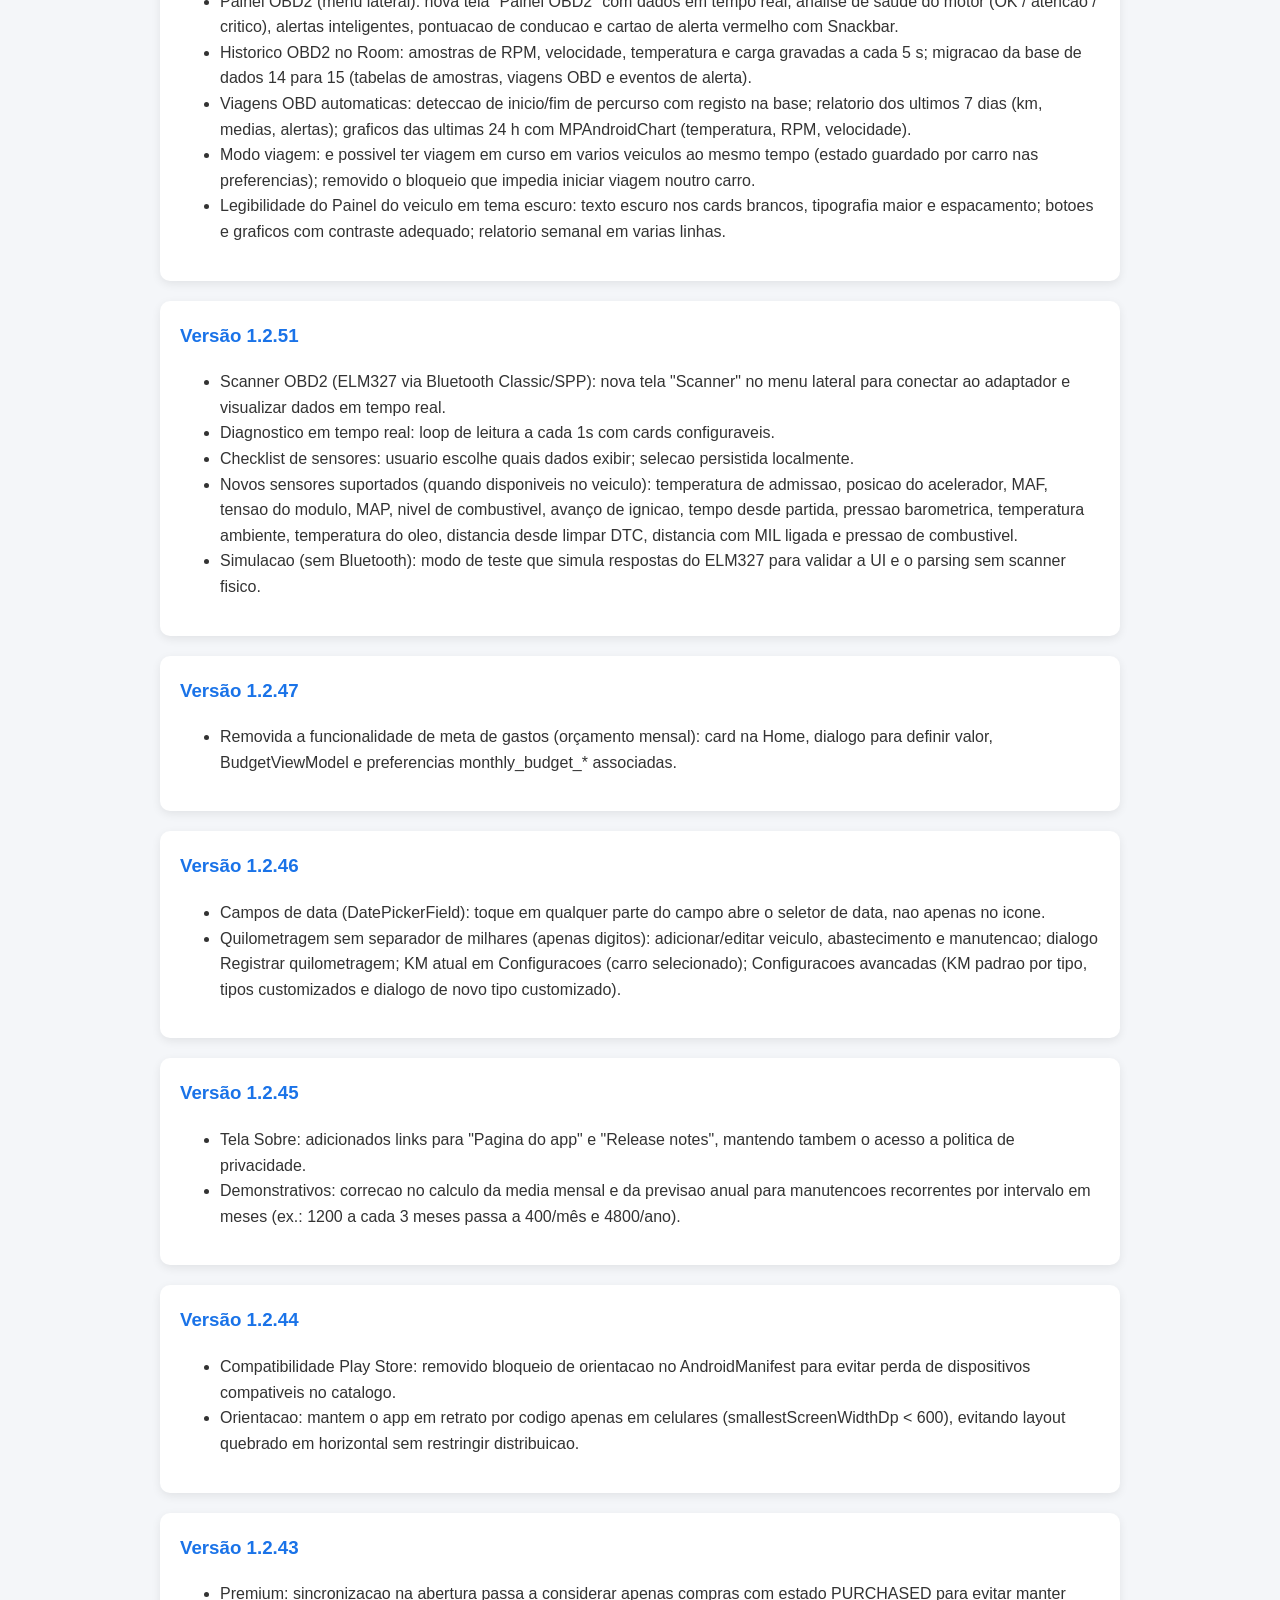
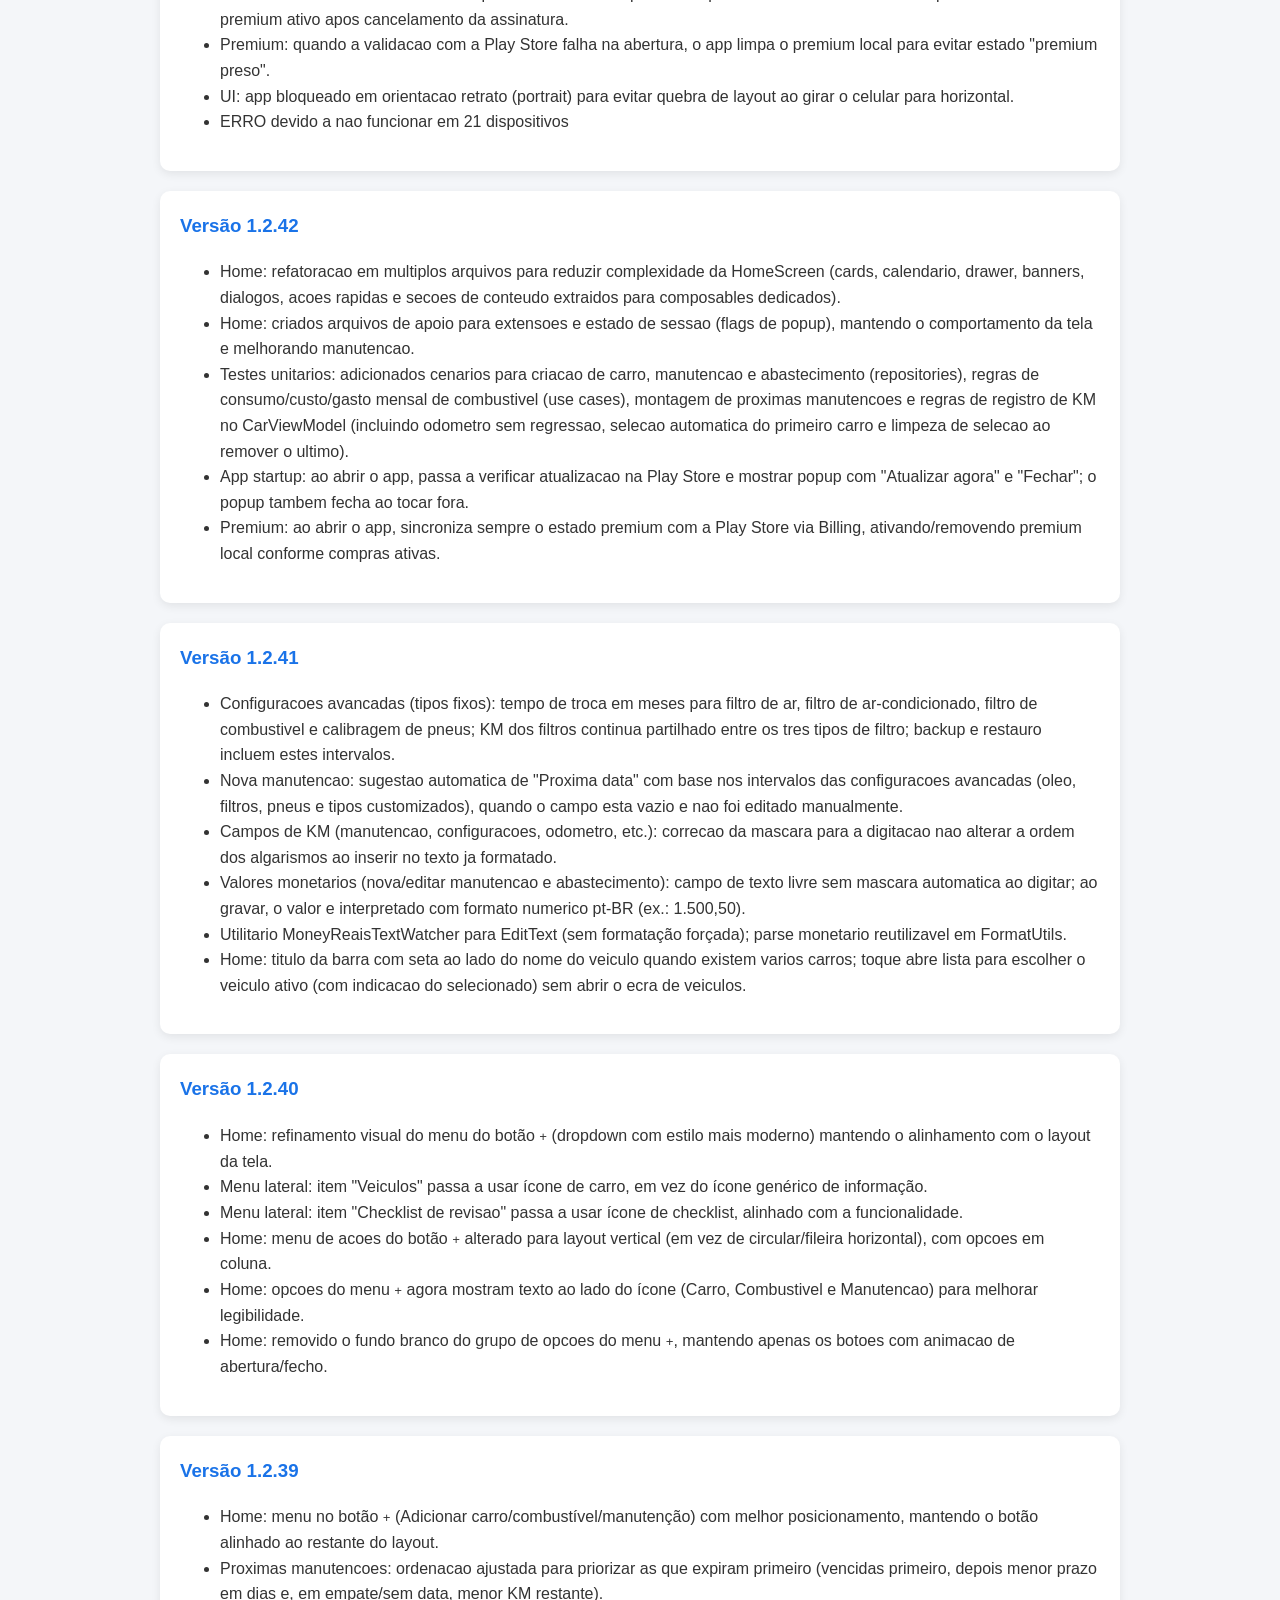
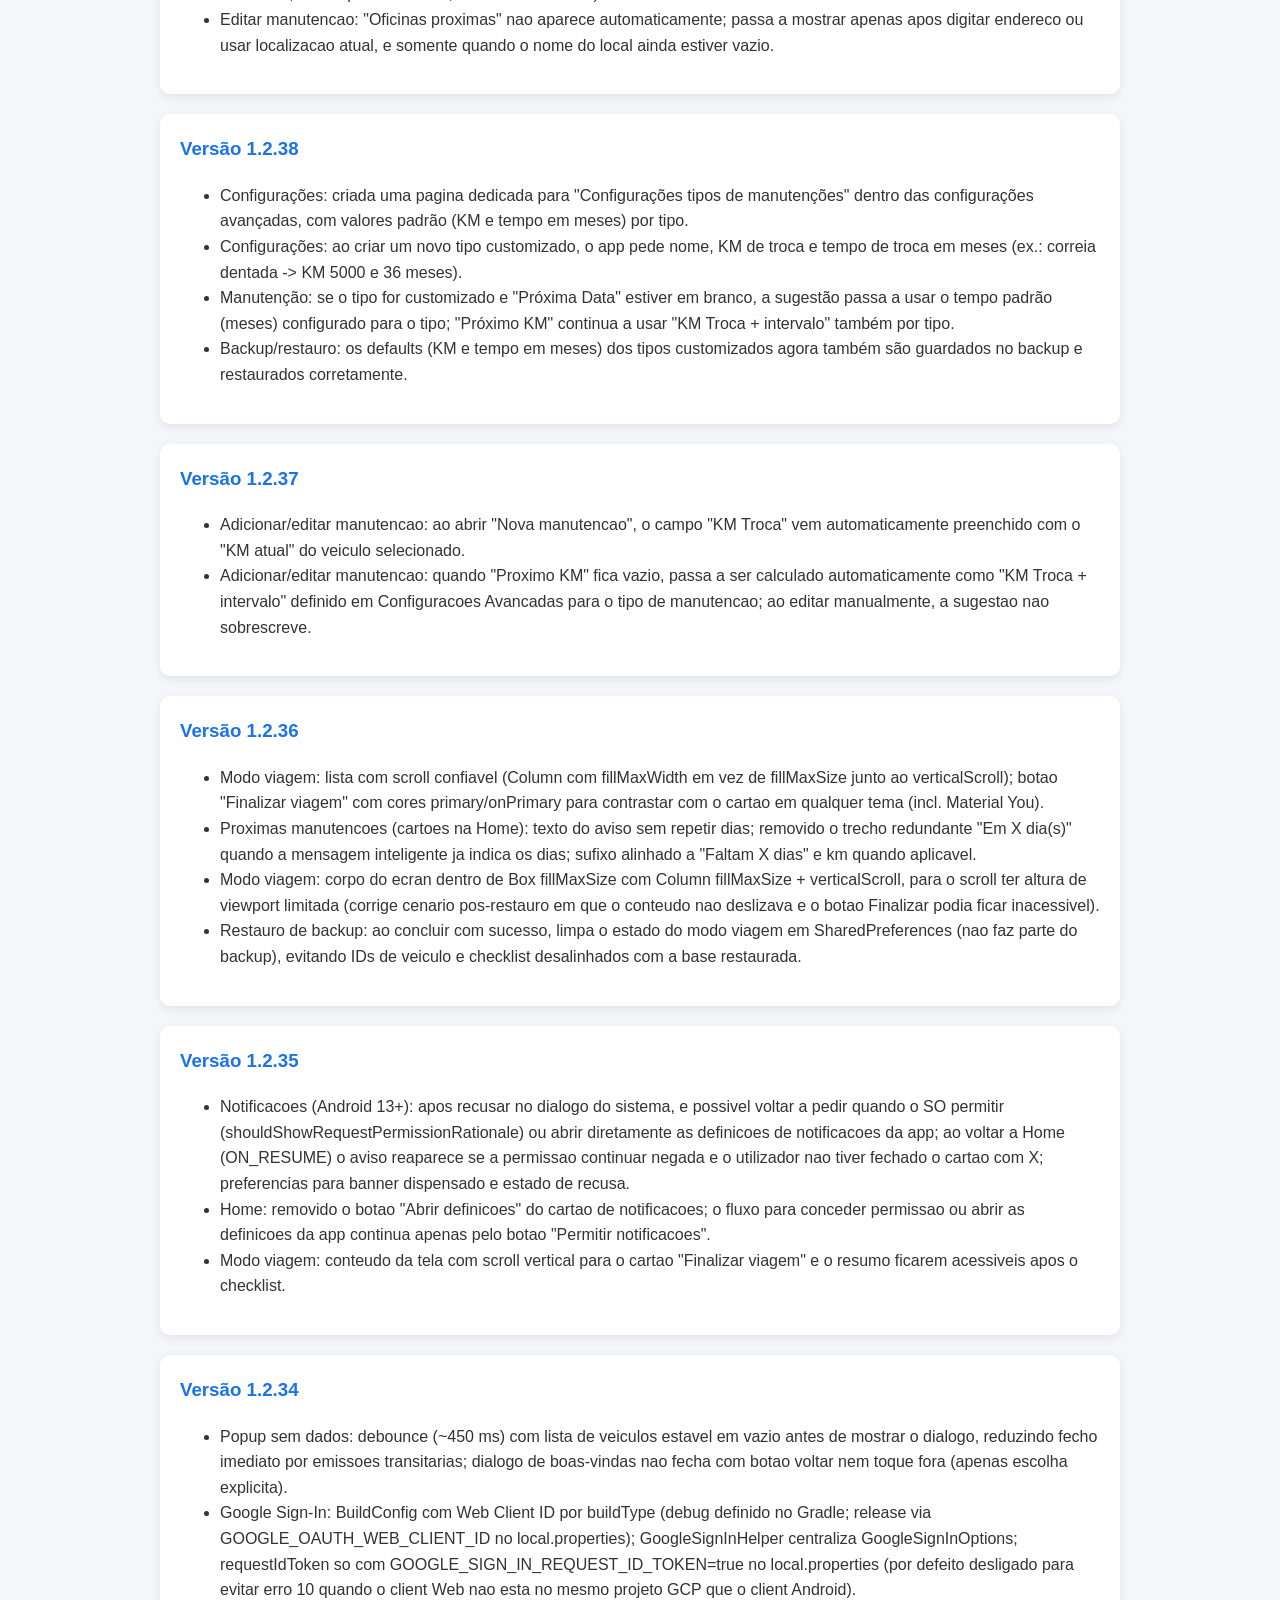
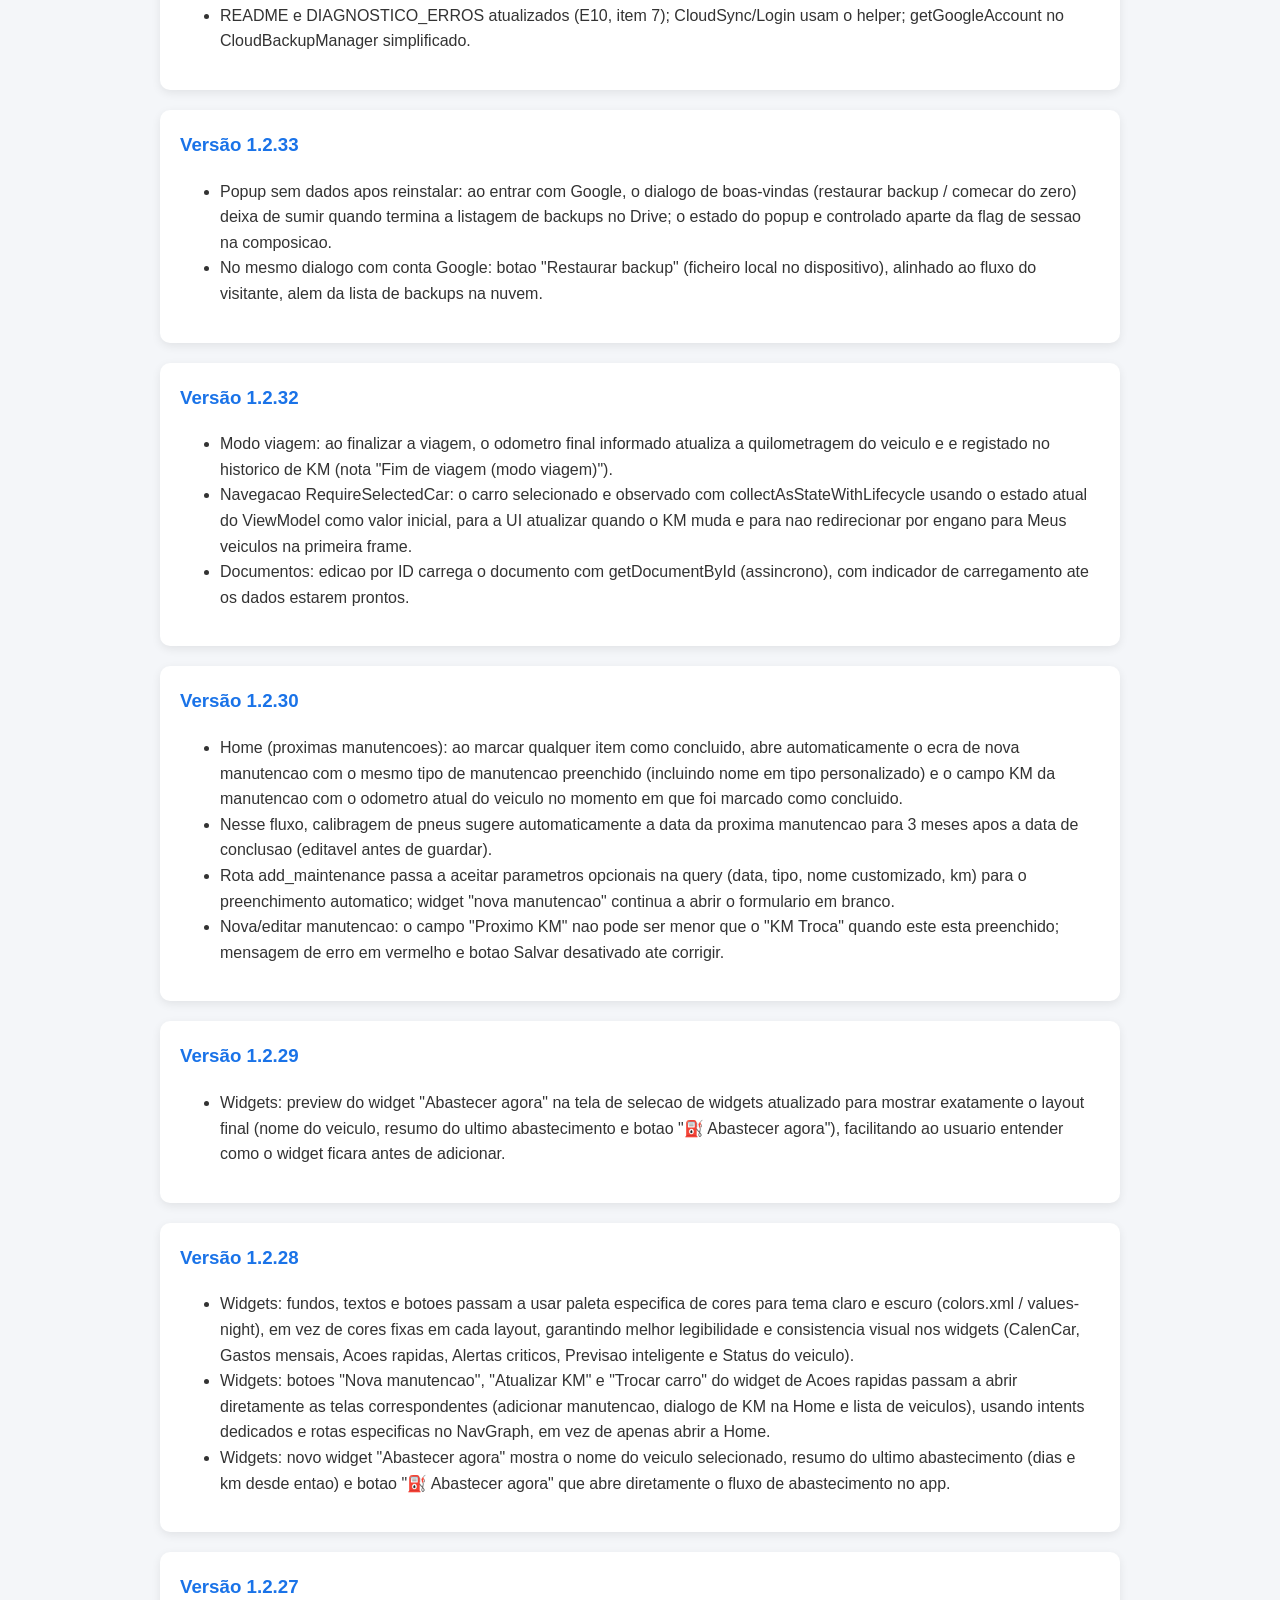
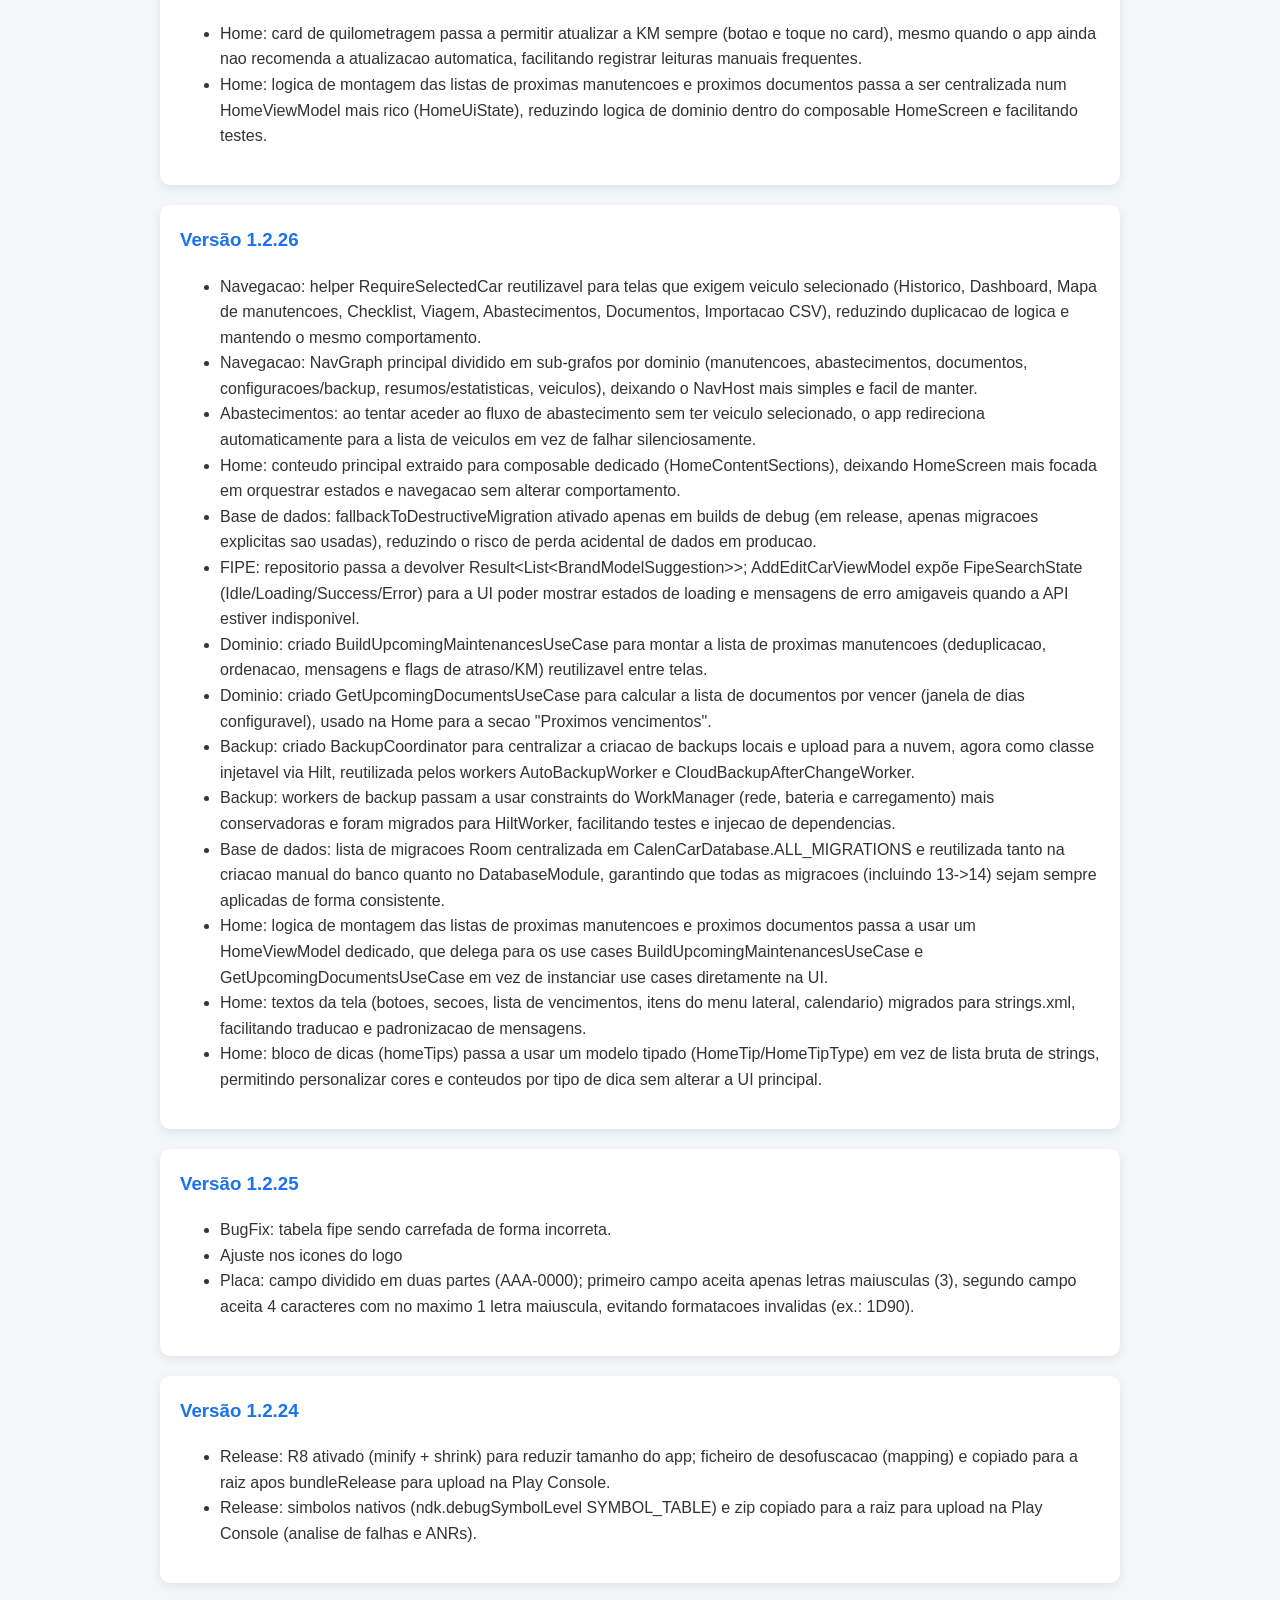
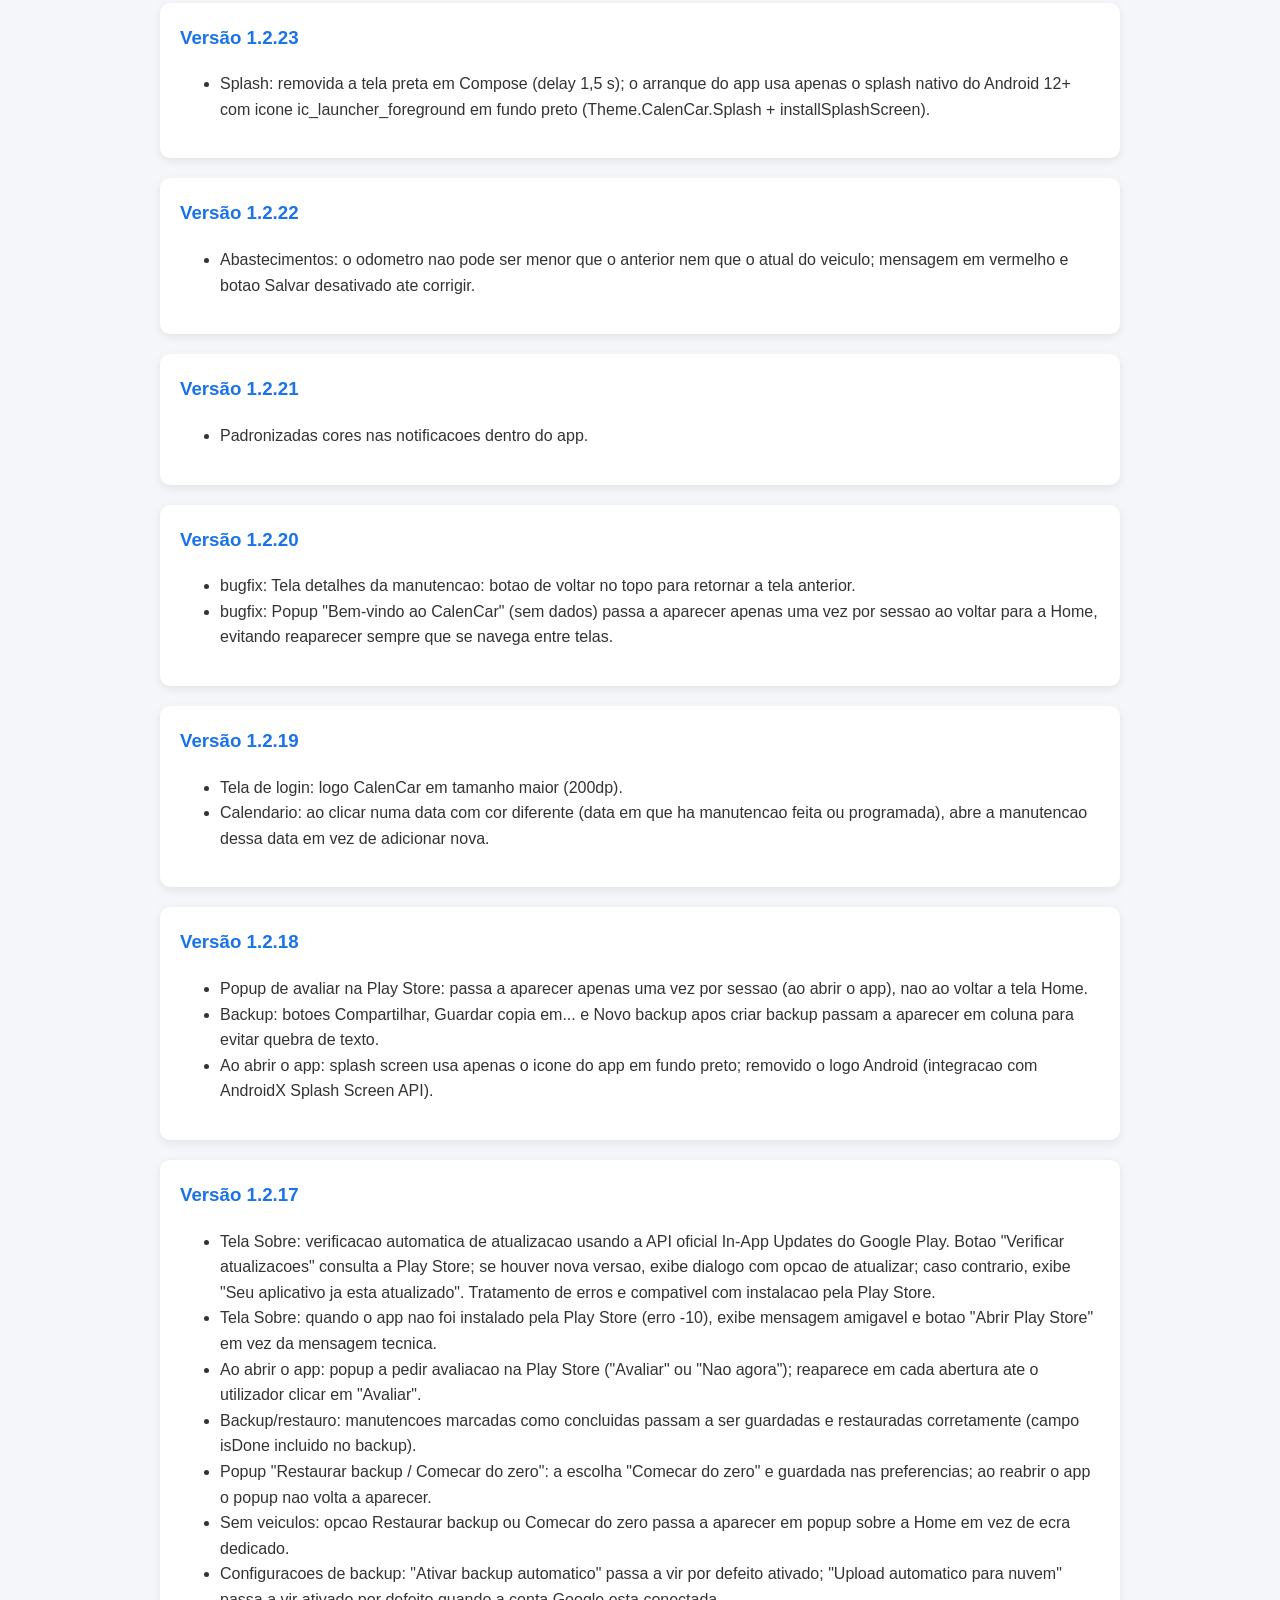
<file: release-notes.html>
<!DOCTYPE html>
<html lang="pt-BR">

<head>
<meta charset="UTF-8">
<meta name="viewport" content="width=device-width, initial-scale=1.0">

<title>CalenCar - Release Notes</title>
<link rel="icon" type="image/x-icon" href="/CalenCarApp/favicon.ico">
<link rel="stylesheet" href="styles.css">

</head>

<body>

<div id="site-header"></div>

<div class="container">
<h1>Release Notes</h1>
<p>Histórico de atualizações do CalenCar</p>

<div class="version">

<h3>Versão 1.2.70</h3>

<ul>
<li>Manutenção interna do código: biblioteca de faturamento do Google Play (compras) atualizada da versão 8 para a versão 9, e atualização em cadeia do Kotlin, KSP, Room e Hilt necessária para dar suporte a ela. Não muda nada visível para quem usa o app.</li>
</ul>

</div>

<div class="version">

<h3>Versão 1.2.69</h3>

<ul>
<li>Manutenção interna do código: biblioteca de faturamento do Google Play (compras) atualizada da versão 6 para a versão 8 — exigência da Play Store para continuar recebendo atualizações do app a partir de agosto de 2026. Não muda nada visível para quem usa o app.</li>
</ul>

</div>

<div class="version">

<h3>Versão 1.2.68</h3>

<ul>
<li>Correção importante: ao trocar rapidamente de veículo (ou reabrir uma tela logo em seguida), as telas de Manutenções, Abastecimentos, Documentos e Checklist de Revisão podiam, em alguns casos, continuar mostrando dados do veículo anterior por mais um instante — porque a atualização anterior não era cancelada antes de começar a nova. Corrigido nas quatro telas.</li>
<li>Checklist de revisão: criar um novo checklist agora agenda corretamente o backup automático na nuvem (antes essa etapa não era executada devido a um erro interno, sem afetar o restante do funcionamento do checklist).</li>
</ul>

</div>

<div class="version">

<h3>Versão 1.2.67</h3>

<ul>
<li>Restauração de backup: o nome do arquivo de backup selecionado agora aparece corretamente na tela "Restaurar Backup" — antes podia mostrar um identificador interno do seletor de arquivos do Android em vez do nome real do arquivo.</li>
<li>Manutenção interna do código: builds de release agora falham cedo, na hora de gerar o AAB/APK, se a chave de licenciamento de compras (BILLING_LICENSE_KEY) não estiver configurada — evita publicar por engano uma versão que rejeitaria compras novas ou revogaria o premium de assinantes existentes.</li>
</ul>

</div>

<div class="version">

<h3>Versão 1.2.66</h3>

<ul>
<li>Correção importante: lembretes de manutenção podiam falhar silenciosamente em aparelhos Android 12+ se a permissão de alarmes exatos fosse revogada, ou se um lembrete de outra manutenção do mesmo carro falhasse ao agendar; agora cada lembrete é agendado de forma isolada (uma falha não impede as demais) e cai para um alarme aproximado em vez de simplesmente não disparar.</li>
<li>Restauração de backup: falha ao restaurar um veículo específico agora aparece na lista de itens não restaurados, junto com abastecimentos, KM, documentos e checklists (antes só era registada no log); um checksum inválido no arquivo de backup também passa a ser avisado na tela em vez de só no log.</li>
<li>Painel OBD2: adicionado um aviso na abertura do app para quem tiver o histórico do Painel reiniciado (ver 1.2.65), explicando o que aconteceu em vez do histórico simplesmente sumir sem explicação.</li>
<li>Segurança: em builds de loja sem a chave de licenciamento configurada, compras não verificáveis deixam de ser aceitas automaticamente como premium.</li>
<li>Manutenção interna do código: reorganização das telas de Backup, Modo Viagem e Adicionar/Editar Manutenção em componentes menores, eliminação de duplicação entre várias telas e ViewModels, e novos testes automatizados de interface para os fluxos principais (cadastro de veículo, manutenção, backup/restauração, modo viagem) — sem alterar o comportamento visível do app.</li>
</ul>

</div>

<div class="version">

<h3>Versão 1.2.65</h3>

<ul>
<li>Modo viagem: o caminho percorrido passa a ser gravado via GPS durante a viagem e pode ser visto depois no mapa, ao tocar numa viagem concluída no histórico e escolher "Ver caminho no mapa". Sem permissão de localização concedida, a viagem continua funcionando normalmente, só sem o mapa do trajeto.</li>
<li>Importar CSV: a tela de importação de manutenções (Histórico → ⋮ → Importar CSV) mostrava "Importação concluída com sucesso" mas na verdade não salvava nada no banco de dados. Agora salva de verdade; também foi adicionado o acesso a essa tela e à de "Exportar CSV" (Premium), que já existiam prontas mas não tinham nenhum botão para abri-las.</li>
<li>Painel OBD2: corrigido histórico de sensores, viagens automáticas e alertas que não eram separados por veículo — quem usa o Scanner OBD2 em mais de um carro tinha os dados de todos misturados nos gráficos, médias e relatório semanal do Painel. Como não havia como recuperar corretamente a que carro cada registo antigo pertencia, essa atualização reinicia esse histórico específico (ele se reconstrói normalmente com o uso).</li>
<li>Manutenção interna do código: removido código morto (componente de câmera nunca utilizado e métodos de banco de dados sem nenhuma chamada), reduzindo o tamanho do app.</li>
</ul>

</div>

<div class="version">

<h3>Versão 1.2.64</h3>

<ul>
<li>Restauração de backup: abastecimentos, histórico de KM, documentos e checklists de revisão restaurados agora são contados e mostrados na tela (antes só carros e manutenções apareciam no resumo); se algum item específico falhar ao restaurar, ele passa a aparecer numa lista com o motivo, em vez de ser só registado no log sem o usuário nunca saber.</li>
<li>Backup e Sincronização: os botões "Sincronizar Agora" e "Fazer Upload do Último Backup" não davam nenhum retorno visível ao usuário — nem em caso de sucesso, nem de falha. Agora mostram uma mensagem confirmando o resultado da sincronização com o Google Drive, e o segundo botão também passa a indicar quando está em andamento.</li>
</ul>

</div>

<div class="version">

<h3>Versão 1.2.63</h3>

<ul>
<li>Correção importante: uma manutenção com "Ativar Lembrete" ligado, mas com os campos "Dias Antes" e "Meses Antes" deixados em branco, salvava normalmente e não avisava nada de errado — mas nenhum lembrete era agendado. Agora, nesse caso, o lembrete passa a disparar no próprio dia previsto da manutenção, em vez de simplesmente não acontecer.</li>
<li>Correção importante: lembretes de manutenção dependiam apenas de alarmes que o Android cancela sempre que o celular reinicia; não havia nada para reagendá-los depois. Agora o app reagenda automaticamente todos os lembretes ativos sempre que o celular reinicia e também sempre que o app é aberto — corrigindo, inclusive, manutenções já cadastradas antes desta atualização, sem precisar editar nada manualmente.</li>
</ul>

</div>

<div class="version">

<h3>Versão 1.2.62</h3>

<ul>
<li>Lembretes de manutenção: eliminado um risco de colisão entre o lembrete normal e o alerta de KM de manutenções diferentes, que em casos raros podiam usar o mesmo identificador interno e um sobrescrever o outro.</li>
<li>Desempenho: adicionados índices no banco de dados para consultas de manutenções, abastecimentos e histórico de KM por veículo, deixando essas telas mais rápidas em veículos com muito histórico.</li>
<li>Segurança: logs de depuração internos (nomes de veículos, e-mail da conta Google, etc.) deixam de ser gravados no logcat em builds de produção.</li>
<li>Estabilidade: nova migração do banco de dados coberta por teste automatizado real, reduzindo o risco de erro em futuras atualizações.</li>
<li>Manutenção interna do código: removida duplicação em backup, notificações, integração com Google Drive/Calendar, widgets e telas de diagnóstico OBD2, sem alterar o comportamento visível do app.</li>
</ul>

</div>

<div class="version">

<h3>Versão 1.2.61</h3>

<ul>
<li>Nova manutenção: ao criar um tipo de manutenção customizado (ex.: um reparo/defeito pontual), o KM de troca e o tempo de troca em meses agora são opcionais — antes eram obrigatórios, mesmo quando a manutenção não tem uma próxima troca prevista. Também corrigido na tela de Configurações Avançadas, onde deixar esses campos em branco para um tipo customizado podia travar o botão "Salvar" da tela inteira (ou até causar um erro) por causa de outras configurações sem relação nenhuma.</li>
<li>Nova manutenção: o campo "Próximo KM" (opcional), quando preenchido automaticamente pelo tipo de manutenção, voltava a se preencher sozinho mesmo depois do usuário apagar o valor de propósito. Agora, uma vez que o campo é editado (inclusive apagado), ele permanece como o usuário deixou.</li>
</ul>

</div>

<div class="version">

<h3>Versão 1.2.60</h3>

<ul>
<li>Correção importante: valores digitados com ponto (ex.: "12.50") em Abastecimento, Manutenção e Documentos podiam ser salvos 100x maiores (ex.: R$ 1.250,00 em vez de R$ 12,50), sem aviso nenhum — dependia do separador decimal do teclado do aparelho. A interpretação do valor foi corrigida e centralizada num único lugar, usada por todos os campos de valor do app (abastecimento, manutenção, documentos e importação de CSV), então esse tipo de inconsistência não pode mais voltar a acontecer isoladamente numa tela.</li>
</ul>

</div>

<div class="version">

<h3>Versão 1.2.59</h3>

<ul>
<li>Widgets: os 7 widgets agora atualizam imediatamente após qualquer alteração (carro, manutenção, abastecimento ou KM); antes só o widget principal atualizava na hora, os outros esperavam até 24h para refletir mudanças.</li>
<li>Widget de Gastos Mensais: corrigido valor do carro sempre aparecer como R$ 0,00 (erro de correspondência interna do nome do carro).</li>
<li>Premium: corrigida conexão duplicada com a Play Store ao entrar na tela Premium várias vezes, que podia deixar uma compra presa no callback errado.</li>
<li>Backup e Sincronização com a Nuvem: mensagens de erro mais detalhadas ao criar backup ou enviar para o Google Drive, em vez de um aviso genérico.</li>
<li>Scanner OBD2: conexão Bluetooth com tempo limite (antes podia ficar preso em "Conectando..." para sempre em alguns aparelhos).</li>
<li>Scanner OBD2: uma leitura instável de velocidade, temperatura ou carga do motor deixa de descartar todas as outras leituras daquele ciclo.</li>
<li>Estabilidade: migrações do banco de dados agora têm teste automatizado real, reduzindo o risco de erro em futuras atualizações.</li>
<li>Nova manutenção: cálculo do "Próximo KM" sugerido unificado num único lugar, eliminando risco de divergência entre o valor mostrado e o valor realmente salvo.</li>
</ul>

</div>

<div class="version">

<h3>Versão 1.2.58</h3>

<ul>
<li>Segurança: backups agora podem ser protegidos com senha (opcional) ao criar; a mesma senha é pedida ao restaurar (arquivo local ou nuvem) quando o backup tiver sido criado com senha.</li>
<li>Restauração de backup: fotos de manutenções e de veículos voltam a ser restauradas corretamente (antes ficavam num diretório temporário e eram perdidas).</li>
<li>Restauração de backup: a opção "Substituir dados existentes" agora realmente atualiza carros, manutenções, abastecimentos, histórico de KM e documentos já existentes, em vez de apenas duplicar os dados.</li>
<li>Excluir veículo: agora remove também abastecimentos, documentos e checklists de revisão associados, evitando dados órfãos no banco.</li>
<li>Premium: uma falha temporária ao consultar a Play Store (sem internet, serviço indisponível, etc.) deixa de remover o status premium; só é removido quando a Play Store confirma que não há mais compra ativa.</li>
<li>Segurança: adicionada verificação da assinatura da compra na Play Store antes de liberar o premium, dificultando ativação fraudulenta em dispositivos com root ou Play Store modificada.</li>
<li>Estabilidade: unificada a instância do banco de dados usada pelo app e pelos widgets, evitando que os widgets mostrem dados desatualizados após alterações.</li>
<li>Modo desenvolvedor: reforçada a proteção de acesso às ferramentas internas (não afeta o uso normal do app).</li>
</ul>

</div>

<div class="version">

<h3>Versão 1.2.57</h3>

<ul>
<li>Home (próximas manutenções): ao marcar uma manutenção como feita, o app pede o valor gasto em R$ (campo livre, formato numérico pt-BR); pode deixar 0,00 se não houve custo; o valor fica guardado no registo da manutenção e entra nas estatísticas.</li>
</ul>

</div>

<div class="version">

<h3>Versão 1.2.56</h3>

<ul>
<li>Abastecimento: após «Usar localização atual», ao tocar num posto na lista «Postos de combustível próximos» o nome, endereço e coordenadas passam a ser preenchidos (antes o toque não aplicava a seleção); comportamento alinhado à escolha de oficinas em nova manutenção.</li>
</ul>

</div>

<div class="version">

<h3>Versão 1.2.55</h3>

<ul>
<li>Compatibilidade Play Store: Bluetooth/BLE marcado como opcional (uses-feature required=false) para não excluir dispositivos sem Bluetooth; OBD2 continua como funcionalidade opcional.</li>
</ul>

</div>

<div class="version">

<h3>Versão 1.2.53</h3>

<ul>
<li>Modo viagem: gravação OBD2 durante o trajecto (amostras a cada 5 s com os sensores disponíveis no VehicleData) quando o adaptador está ligado no ecrã Scanner; persistência Room na tabela trip_obd_samples com migração da base 15 para 16.</li>
<li>Modo viagem: ao finalizar, relatório OBD2 textual (média/mín/máx dos valores registados) incluído no resumo da viagem; amostras da sessão removidas após gerar o relatório; sessão associada ao veículo via preferências (início de viagem com UUID).</li>
<li>Modo viagem: texto de ajuda sobre ligar o Scanner durante a viagem para gravar OBD2.</li>
<li>Modo viagem: diálogo Finalizar viagem — quilometragem final só com dígitos, sem separador de milhares.</li>
<li>Modo viagem: histórico de relatórios por veículo (lista de viagens concluídas); ao tocar, diálogo com km percorridos, período e sensores em linhas (estilo dados ao vivo), sem a frase sobre quilometragem do veículo atualizada; JSON estruturado (obdMetricsJson) e migração Room 17 para 18; entradas antigas convertidas via texto legado.</li>
<li>Modo viagem: dados OBD2 ao vivo — mesmos itens que em Escolher dados (Modo Viagem) no Scanner; botões Mostrar/Ocultar; última leitura publicada durante a gravação (TripObdLatestReadStore); preferências partilhadas obd2_preferences com o ecrã Scanner (ObdTripMetricsDisplay).</li>
<li>Modo viagem: removido relatório parcial estatístico durante a viagem (mantém-se apenas dados ao vivo opcionais e o relatório ao finalizar).</li>
<li>Modo viagem: estimativa de consumo (litros usados, consumo médio L/100 km e rendimento km/L) via MAF e integração da velocidade OBD; incluída no texto do relatório ao finalizar, nas primeiras linhas do histórico e no JSON persistido (footerDisclaimer para aviso em vermelho).</li>
<li>Modo viagem: diálogo do histórico — aviso «Aproximação via MAF (gasolina)…» em vermelho colado ao bloco de consumo, sem linha de métrica no meio da lista; secção «Sensores» separada por divisor.</li>
</ul>

</div>

<div class="version">

<h3>Versão 1.2.52</h3>

<ul>
<li>Painel OBD2 (menu lateral): nova tela "Painel OBD2" com dados em tempo real, analise de saude do motor (OK / atencao / critico), alertas inteligentes, pontuacao de conducao e cartao de alerta vermelho com Snackbar.</li>
<li>Historico OBD2 no Room: amostras de RPM, velocidade, temperatura e carga gravadas a cada 5 s; migracao da base de dados 14 para 15 (tabelas de amostras, viagens OBD e eventos de alerta).</li>
<li>Viagens OBD automaticas: deteccao de inicio/fim de percurso com registo na base; relatorio dos ultimos 7 dias (km, medias, alertas); graficos das ultimas 24 h com MPAndroidChart (temperatura, RPM, velocidade).</li>
<li>Modo viagem: e possivel ter viagem em curso em varios veiculos ao mesmo tempo (estado guardado por carro nas preferencias); removido o bloqueio que impedia iniciar viagem noutro carro.</li>
<li>Legibilidade do Painel do veiculo em tema escuro: texto escuro nos cards brancos, tipografia maior e espacamento; botoes e graficos com contraste adequado; relatorio semanal em varias linhas.</li>
</ul>

</div>

<div class="version">

<h3>Versão 1.2.51</h3>

<ul>
<li>Scanner OBD2 (ELM327 via Bluetooth Classic/SPP): nova tela "Scanner" no menu lateral para conectar ao adaptador e visualizar dados em tempo real.</li>
<li>Diagnostico em tempo real: loop de leitura a cada 1s com cards configuraveis.</li>
<li>Checklist de sensores: usuario escolhe quais dados exibir; selecao persistida localmente.</li>
<li>Novos sensores suportados (quando disponiveis no veiculo): temperatura de admissao, posicao do acelerador, MAF, tensao do modulo, MAP, nivel de combustivel, avanço de ignicao, tempo desde partida, pressao barometrica, temperatura ambiente, temperatura do oleo, distancia desde limpar DTC, distancia com MIL ligada e pressao de combustivel.</li>
<li>Simulacao (sem Bluetooth): modo de teste que simula respostas do ELM327 para validar a UI e o parsing sem scanner fisico.</li>
</ul>

</div>

<div class="version">

<h3>Versão 1.2.47</h3>

<ul>
<li>Removida a funcionalidade de meta de gastos (orçamento mensal): card na Home, dialogo para definir valor, BudgetViewModel e preferencias monthly_budget_* associadas.</li>
</ul>

</div>

<div class="version">

<h3>Versão 1.2.46</h3>

<ul>
<li>Campos de data (DatePickerField): toque em qualquer parte do campo abre o seletor de data, nao apenas no icone.</li>
<li>Quilometragem sem separador de milhares (apenas digitos): adicionar/editar veiculo, abastecimento e manutencao; dialogo Registrar quilometragem; KM atual em Configuracoes (carro selecionado); Configuracoes avancadas (KM padrao por tipo, tipos customizados e dialogo de novo tipo customizado).</li>
</ul>

</div>

<div class="version">

<h3>Versão 1.2.45</h3>

<ul>
<li>Tela Sobre: adicionados links para "Pagina do app" e "Release notes", mantendo tambem o acesso a politica de privacidade.</li>
<li>Demonstrativos: correcao no calculo da media mensal e da previsao anual para manutencoes recorrentes por intervalo em meses (ex.: 1200 a cada 3 meses passa a 400/mês e 4800/ano).</li>
</ul>

</div>

<div class="version">

<h3>Versão 1.2.44</h3>

<ul>
<li>Compatibilidade Play Store: removido bloqueio de orientacao no AndroidManifest para evitar perda de dispositivos compativeis no catalogo.</li>
<li>Orientacao: mantem o app em retrato por codigo apenas em celulares (smallestScreenWidthDp &lt; 600), evitando layout quebrado em horizontal sem restringir distribuicao.</li>
</ul>

</div>

<div class="version">

<h3>Versão 1.2.43</h3>

<ul>
<li>Premium: sincronizacao na abertura passa a considerar apenas compras com estado PURCHASED para evitar manter premium ativo apos cancelamento da assinatura.</li>
<li>Premium: quando a validacao com a Play Store falha na abertura, o app limpa o premium local para evitar estado "premium preso".</li>
<li>UI: app bloqueado em orientacao retrato (portrait) para evitar quebra de layout ao girar o celular para horizontal.</li>
<li>ERRO devido a nao funcionar em 21 dispositivos</li>
</ul>

</div>

<div class="version">

<h3>Versão 1.2.42</h3>

<ul>
<li>Home: refatoracao em multiplos arquivos para reduzir complexidade da HomeScreen (cards, calendario, drawer, banners, dialogos, acoes rapidas e secoes de conteudo extraidos para composables dedicados).</li>
<li>Home: criados arquivos de apoio para extensoes e estado de sessao (flags de popup), mantendo o comportamento da tela e melhorando manutencao.</li>
<li>Testes unitarios: adicionados cenarios para criacao de carro, manutencao e abastecimento (repositories), regras de consumo/custo/gasto mensal de combustivel (use cases), montagem de proximas manutencoes e regras de registro de KM no CarViewModel (incluindo odometro sem regressao, selecao automatica do primeiro carro e limpeza de selecao ao remover o ultimo).</li>
<li>App startup: ao abrir o app, passa a verificar atualizacao na Play Store e mostrar popup com "Atualizar agora" e "Fechar"; o popup tambem fecha ao tocar fora.</li>
<li>Premium: ao abrir o app, sincroniza sempre o estado premium com a Play Store via Billing, ativando/removendo premium local conforme compras ativas.</li>
</ul>

</div>

<div class="version">

<h3>Versão 1.2.41</h3>

<ul>
<li>Configuracoes avancadas (tipos fixos): tempo de troca em meses para filtro de ar, filtro de ar-condicionado, filtro de combustivel e calibragem de pneus; KM dos filtros continua partilhado entre os tres tipos de filtro; backup e restauro incluem estes intervalos.</li>
<li>Nova manutencao: sugestao automatica de "Proxima data" com base nos intervalos das configuracoes avancadas (oleo, filtros, pneus e tipos customizados), quando o campo esta vazio e nao foi editado manualmente.</li>
<li>Campos de KM (manutencao, configuracoes, odometro, etc.): correcao da mascara para a digitacao nao alterar a ordem dos algarismos ao inserir no texto ja formatado.</li>
<li>Valores monetarios (nova/editar manutencao e abastecimento): campo de texto livre sem mascara automatica ao digitar; ao gravar, o valor e interpretado com formato numerico pt-BR (ex.: 1.500,50).</li>
<li>Utilitario MoneyReaisTextWatcher para EditText (sem formatação forçada); parse monetario reutilizavel em FormatUtils.</li>
<li>Home: titulo da barra com seta ao lado do nome do veiculo quando existem varios carros; toque abre lista para escolher o veiculo ativo (com indicacao do selecionado) sem abrir o ecra de veiculos.</li>
</ul>

</div>

<div class="version">

<h3>Versão 1.2.40</h3>

<ul>
<li>Home: refinamento visual do menu do botão <code>+</code> (dropdown com estilo mais moderno) mantendo o alinhamento com o layout da tela.</li>
<li>Menu lateral: item "Veiculos" passa a usar ícone de carro, em vez do ícone genérico de informação.</li>
<li>Menu lateral: item "Checklist de revisao" passa a usar ícone de checklist, alinhado com a funcionalidade.</li>
<li>Home: menu de acoes do botão <code>+</code> alterado para layout vertical (em vez de circular/fileira horizontal), com opcoes em coluna.</li>
<li>Home: opcoes do menu <code>+</code> agora mostram texto ao lado do ícone (Carro, Combustivel e Manutencao) para melhorar legibilidade.</li>
<li>Home: removido o fundo branco do grupo de opcoes do menu <code>+</code>, mantendo apenas os botoes com animacao de abertura/fecho.</li>
</ul>

</div>

<div class="version">

<h3>Versão 1.2.39</h3>

<ul>
<li>Home: menu no botão <code>+</code> (Adicionar carro/combustível/manutenção) com melhor posicionamento, mantendo o botão alinhado ao restante do layout.</li>
<li>Proximas manutencoes: ordenacao ajustada para priorizar as que expiram primeiro (vencidas primeiro, depois menor prazo em dias e, em empate/sem data, menor KM restante).</li>
<li>Editar manutencao: "Oficinas proximas" nao aparece automaticamente; passa a mostrar apenas apos digitar endereco ou usar localizacao atual, e somente quando o nome do local ainda estiver vazio.</li>
</ul>

</div>

<div class="version">

<h3>Versão 1.2.38</h3>

<ul>
<li>Configurações: criada uma pagina dedicada para "Configurações tipos de manutenções" dentro das configurações avançadas, com valores padrão (KM e tempo em meses) por tipo.</li>
<li>Configurações: ao criar um novo tipo customizado, o app pede nome, KM de troca e tempo de troca em meses (ex.: correia dentada -&gt; KM 5000 e 36 meses).</li>
<li>Manutenção: se o tipo for customizado e "Próxima Data" estiver em branco, a sugestão passa a usar o tempo padrão (meses) configurado para o tipo; "Próximo KM" continua a usar "KM Troca + intervalo" também por tipo.</li>
<li>Backup/restauro: os defaults (KM e tempo em meses) dos tipos customizados agora também são guardados no backup e restaurados corretamente.</li>
</ul>

</div>

<div class="version">

<h3>Versão 1.2.37</h3>

<ul>
<li>Adicionar/editar manutencao: ao abrir "Nova manutencao", o campo "KM Troca" vem automaticamente preenchido com o "KM atual" do veiculo selecionado.</li>
<li>Adicionar/editar manutencao: quando "Proximo KM" fica vazio, passa a ser calculado automaticamente como "KM Troca + intervalo" definido em Configuracoes Avancadas para o tipo de manutencao; ao editar manualmente, a sugestao nao sobrescreve.</li>
</ul>

</div>

<div class="version">

<h3>Versão 1.2.36</h3>

<ul>
<li>Modo viagem: lista com scroll confiavel (Column com fillMaxWidth em vez de fillMaxSize junto ao verticalScroll); botao "Finalizar viagem" com cores primary/onPrimary para contrastar com o cartao em qualquer tema (incl. Material You).</li>
<li>Proximas manutencoes (cartoes na Home): texto do aviso sem repetir dias; removido o trecho redundante "Em X dia(s)" quando a mensagem inteligente ja indica os dias; sufixo alinhado a "Faltam X dias" e km quando aplicavel.</li>
<li>Modo viagem: corpo do ecran dentro de Box fillMaxSize com Column fillMaxSize + verticalScroll, para o scroll ter altura de viewport limitada (corrige cenario pos-restauro em que o conteudo nao deslizava e o botao Finalizar podia ficar inacessivel).</li>
<li>Restauro de backup: ao concluir com sucesso, limpa o estado do modo viagem em SharedPreferences (nao faz parte do backup), evitando IDs de veiculo e checklist desalinhados com a base restaurada.</li>
</ul>

</div>

<div class="version">

<h3>Versão 1.2.35</h3>

<ul>
<li>Notificacoes (Android 13+): apos recusar no dialogo do sistema, e possivel voltar a pedir quando o SO permitir (shouldShowRequestPermissionRationale) ou abrir diretamente as definicoes de notificacoes da app; ao voltar a Home (ON_RESUME) o aviso reaparece se a permissao continuar negada e o utilizador nao tiver fechado o cartao com X; preferencias para banner dispensado e estado de recusa.</li>
<li>Home: removido o botao "Abrir definicoes" do cartao de notificacoes; o fluxo para conceder permissao ou abrir as definicoes da app continua apenas pelo botao "Permitir notificacoes".</li>
<li>Modo viagem: conteudo da tela com scroll vertical para o cartao "Finalizar viagem" e o resumo ficarem acessiveis apos o checklist.</li>
</ul>

</div>

<div class="version">

<h3>Versão 1.2.34</h3>

<ul>
<li>Popup sem dados: debounce (~450 ms) com lista de veiculos estavel em vazio antes de mostrar o dialogo, reduzindo fecho imediato por emissoes transitarias; dialogo de boas-vindas nao fecha com botao voltar nem toque fora (apenas escolha explicita).</li>
<li>Google Sign-In: BuildConfig com Web Client ID por buildType (debug definido no Gradle; release via GOOGLE_OAUTH_WEB_CLIENT_ID no local.properties); GoogleSignInHelper centraliza GoogleSignInOptions; requestIdToken so com GOOGLE_SIGN_IN_REQUEST_ID_TOKEN=true no local.properties (por defeito desligado para evitar erro 10 quando o client Web nao esta no mesmo projeto GCP que o client Android).</li>
<li>README e DIAGNOSTICO_ERROS atualizados (E10, item 7); CloudSync/Login usam o helper; getGoogleAccount no CloudBackupManager simplificado.</li>
</ul>

</div>

<div class="version">

<h3>Versão 1.2.33</h3>

<ul>
<li>Popup sem dados apos reinstalar: ao entrar com Google, o dialogo de boas-vindas (restaurar backup / comecar do zero) deixa de sumir quando termina a listagem de backups no Drive; o estado do popup e controlado aparte da flag de sessao na composicao.</li>
<li>No mesmo dialogo com conta Google: botao "Restaurar backup" (ficheiro local no dispositivo), alinhado ao fluxo do visitante, alem da lista de backups na nuvem.</li>
</ul>

</div>

<div class="version">

<h3>Versão 1.2.32</h3>

<ul>
<li>Modo viagem: ao finalizar a viagem, o odometro final informado atualiza a quilometragem do veiculo e e registado no historico de KM (nota "Fim de viagem (modo viagem)").</li>
<li>Navegacao RequireSelectedCar: o carro selecionado e observado com collectAsStateWithLifecycle usando o estado atual do ViewModel como valor inicial, para a UI atualizar quando o KM muda e para nao redirecionar por engano para Meus veiculos na primeira frame.</li>
<li>Documentos: edicao por ID carrega o documento com getDocumentById (assincrono), com indicador de carregamento ate os dados estarem prontos.</li>
</ul>

</div>

<div class="version">

<h3>Versão 1.2.30</h3>

<ul>
<li>Home (proximas manutencoes): ao marcar qualquer item como concluido, abre automaticamente o ecra de nova manutencao com o mesmo tipo de manutencao preenchido (incluindo nome em tipo personalizado) e o campo KM da manutencao com o odometro atual do veiculo no momento em que foi marcado como concluido.</li>
<li>Nesse fluxo, calibragem de pneus sugere automaticamente a data da proxima manutencao para 3 meses apos a data de conclusao (editavel antes de guardar).</li>
<li>Rota add_maintenance passa a aceitar parametros opcionais na query (data, tipo, nome customizado, km) para o preenchimento automatico; widget "nova manutencao" continua a abrir o formulario em branco.</li>
<li>Nova/editar manutencao: o campo "Proximo KM" nao pode ser menor que o "KM Troca" quando este esta preenchido; mensagem de erro em vermelho e botao Salvar desativado ate corrigir.</li>
</ul>

</div>

<div class="version">

<h3>Versão 1.2.29</h3>

<ul>
<li>Widgets: preview do widget "Abastecer agora" na tela de selecao de widgets atualizado para mostrar exatamente o layout final (nome do veiculo, resumo do ultimo abastecimento e botao "⛽ Abastecer agora"), facilitando ao usuario entender como o widget ficara antes de adicionar.</li>
</ul>

</div>

<div class="version">

<h3>Versão 1.2.28</h3>

<ul>
<li>Widgets: fundos, textos e botoes passam a usar paleta especifica de cores para tema claro e escuro (colors.xml / values-night), em vez de cores fixas em cada layout, garantindo melhor legibilidade e consistencia visual nos widgets (CalenCar, Gastos mensais, Acoes rapidas, Alertas criticos, Previsao inteligente e Status do veiculo).</li>
<li>Widgets: botoes "Nova manutencao", "Atualizar KM" e "Trocar carro" do widget de Acoes rapidas passam a abrir diretamente as telas correspondentes (adicionar manutencao, dialogo de KM na Home e lista de veiculos), usando intents dedicados e rotas especificas no NavGraph, em vez de apenas abrir a Home.</li>
<li>Widgets: novo widget "Abastecer agora" mostra o nome do veiculo selecionado, resumo do ultimo abastecimento (dias e km desde entao) e botao "⛽ Abastecer agora" que abre diretamente o fluxo de abastecimento no app.</li>
</ul>

</div>

<div class="version">

<h3>Versão 1.2.27</h3>

<ul>
<li>Home: card de quilometragem passa a permitir atualizar a KM sempre (botao e toque no card), mesmo quando o app ainda nao recomenda a atualizacao automatica, facilitando registrar leituras manuais frequentes.</li>
<li>Home: logica de montagem das listas de proximas manutencoes e proximos documentos passa a ser centralizada num HomeViewModel mais rico (HomeUiState), reduzindo logica de dominio dentro do composable HomeScreen e facilitando testes.</li>
</ul>

</div>

<div class="version">

<h3>Versão 1.2.26</h3>

<ul>
<li>Navegacao: helper RequireSelectedCar reutilizavel para telas que exigem veiculo selecionado (Historico, Dashboard, Mapa de manutencoes, Checklist, Viagem, Abastecimentos, Documentos, Importacao CSV), reduzindo duplicacao de logica e mantendo o mesmo comportamento.</li>
<li>Navegacao: NavGraph principal dividido em sub-grafos por dominio (manutencoes, abastecimentos, documentos, configuracoes/backup, resumos/estatisticas, veiculos), deixando o NavHost mais simples e facil de manter.</li>
<li>Abastecimentos: ao tentar aceder ao fluxo de abastecimento sem ter veiculo selecionado, o app redireciona automaticamente para a lista de veiculos em vez de falhar silenciosamente.</li>
<li>Home: conteudo principal extraido para composable dedicado (HomeContentSections), deixando HomeScreen mais focada em orquestrar estados e navegacao sem alterar comportamento.</li>
<li>Base de dados: fallbackToDestructiveMigration ativado apenas em builds de debug (em release, apenas migracoes explicitas sao usadas), reduzindo o risco de perda acidental de dados em producao.</li>
<li>FIPE: repositorio passa a devolver Result&lt;List&lt;BrandModelSuggestion&gt;&gt;; AddEditCarViewModel expõe FipeSearchState (Idle/Loading/Success/Error) para a UI poder mostrar estados de loading e mensagens de erro amigaveis quando a API estiver indisponivel.</li>
<li>Dominio: criado BuildUpcomingMaintenancesUseCase para montar a lista de proximas manutencoes (deduplicacao, ordenacao, mensagens e flags de atraso/KM) reutilizavel entre telas.</li>
<li>Dominio: criado GetUpcomingDocumentsUseCase para calcular a lista de documentos por vencer (janela de dias configuravel), usado na Home para a secao "Proximos vencimentos".</li>
<li>Backup: criado BackupCoordinator para centralizar a criacao de backups locais e upload para a nuvem, agora como classe injetavel via Hilt, reutilizada pelos workers AutoBackupWorker e CloudBackupAfterChangeWorker.</li>
<li>Backup: workers de backup passam a usar constraints do WorkManager (rede, bateria e carregamento) mais conservadoras e foram migrados para HiltWorker, facilitando testes e injecao de dependencias.</li>
<li>Base de dados: lista de migracoes Room centralizada em CalenCarDatabase.ALL_MIGRATIONS e reutilizada tanto na criacao manual do banco quanto no DatabaseModule, garantindo que todas as migracoes (incluindo 13-&gt;14) sejam sempre aplicadas de forma consistente.</li>
<li>Home: logica de montagem das listas de proximas manutencoes e proximos documentos passa a usar um HomeViewModel dedicado, que delega para os use cases BuildUpcomingMaintenancesUseCase e GetUpcomingDocumentsUseCase em vez de instanciar use cases diretamente na UI.</li>
<li>Home: textos da tela (botoes, secoes, lista de vencimentos, itens do menu lateral, calendario) migrados para strings.xml, facilitando traducao e padronizacao de mensagens.</li>
<li>Home: bloco de dicas (homeTips) passa a usar um modelo tipado (HomeTip/HomeTipType) em vez de lista bruta de strings, permitindo personalizar cores e conteudos por tipo de dica sem alterar a UI principal.</li>
</ul>

</div>

<div class="version">

<h3>Versão 1.2.25</h3>

<ul>
<li>BugFix: tabela fipe sendo carrefada de forma incorreta.</li>
<li>Ajuste nos icones do logo</li>
<li>Placa: campo dividido em duas partes (AAA-0000); primeiro campo aceita apenas letras maiusculas (3), segundo campo aceita 4 caracteres com no maximo 1 letra maiuscula, evitando formatacoes invalidas (ex.: 1D90).</li>
</ul>

</div>

<div class="version">

<h3>Versão 1.2.24</h3>

<ul>
<li>Release: R8 ativado (minify + shrink) para reduzir tamanho do app; ficheiro de desofuscacao (mapping) e copiado para a raiz apos bundleRelease para upload na Play Console.</li>
<li>Release: simbolos nativos (ndk.debugSymbolLevel SYMBOL_TABLE) e zip copiado para a raiz para upload na Play Console (analise de falhas e ANRs).</li>
</ul>

</div>

<div class="version">

<h3>Versão 1.2.23</h3>

<ul>
<li>Splash: removida a tela preta em Compose (delay 1,5 s); o arranque do app usa apenas o splash nativo do Android 12+ com icone ic_launcher_foreground em fundo preto (Theme.CalenCar.Splash + installSplashScreen).</li>
</ul>

</div>

<div class="version">

<h3>Versão 1.2.22</h3>

<ul>
<li>Abastecimentos: o odometro nao pode ser menor que o anterior nem que o atual do veiculo; mensagem em vermelho e botao Salvar desativado ate corrigir.</li>
</ul>

</div>

<div class="version">

<h3>Versão 1.2.21</h3>

<ul>
<li>Padronizadas cores nas notificacoes dentro do app.</li>
</ul>

</div>

<div class="version">

<h3>Versão 1.2.20</h3>

<ul>
<li>bugfix: Tela detalhes da manutencao: botao de voltar no topo para retornar a tela anterior.</li>
<li>bugfix: Popup "Bem-vindo ao CalenCar" (sem dados) passa a aparecer apenas uma vez por sessao ao voltar para a Home, evitando reaparecer sempre que se navega entre telas.</li>
</ul>

</div>

<div class="version">

<h3>Versão 1.2.19</h3>

<ul>
<li>Tela de login: logo CalenCar em tamanho maior (200dp).</li>
<li>Calendario: ao clicar numa data com cor diferente (data em que ha manutencao feita ou programada), abre a manutencao dessa data em vez de adicionar nova.</li>
</ul>

</div>

<div class="version">

<h3>Versão 1.2.18</h3>

<ul>
<li>Popup de avaliar na Play Store: passa a aparecer apenas uma vez por sessao (ao abrir o app), nao ao voltar a tela Home.</li>
<li>Backup: botoes Compartilhar, Guardar copia em... e Novo backup apos criar backup passam a aparecer em coluna para evitar quebra de texto.</li>
<li>Ao abrir o app: splash screen usa apenas o icone do app em fundo preto; removido o logo Android (integracao com AndroidX Splash Screen API).</li>
</ul>

</div>

<div class="version">

<h3>Versão 1.2.17</h3>

<ul>
<li>Tela Sobre: verificacao automatica de atualizacao usando a API oficial In-App Updates do Google Play. Botao "Verificar atualizacoes" consulta a Play Store; se houver nova versao, exibe dialogo com opcao de atualizar; caso contrario, exibe "Seu aplicativo ja esta atualizado". Tratamento de erros e compativel com instalacao pela Play Store.</li>
<li>Tela Sobre: quando o app nao foi instalado pela Play Store (erro -10), exibe mensagem amigavel e botao "Abrir Play Store" em vez da mensagem tecnica.</li>
<li>Ao abrir o app: popup a pedir avaliacao na Play Store ("Avaliar" ou "Nao agora"); reaparece em cada abertura ate o utilizador clicar em "Avaliar".</li>
<li>Backup/restauro: manutencoes marcadas como concluidas passam a ser guardadas e restauradas corretamente (campo isDone incluido no backup).</li>
<li>Popup "Restaurar backup / Comecar do zero": a escolha "Comecar do zero" e guardada nas preferencias; ao reabrir o app o popup nao volta a aparecer.</li>
<li>Sem veiculos: opcao Restaurar backup ou Comecar do zero passa a aparecer em popup sobre a Home em vez de ecra dedicado.</li>
<li>Configuracoes de backup: "Ativar backup automatico" passa a vir por defeito ativado; "Upload automatico para nuvem" passa a vir ativado por defeito quando a conta Google esta conectada.</li>
<li>Sincronizacao na nuvem (Google Drive) passa a estar apenas em Backup e Restauracao; removida de Configuracoes. Botao "Backup e Restauracao" em Configuracoes abre a tela onde se acede a "Gerenciar Sincronizacao com Google Drive".</li>
<li>Ao terminar de criar um backup ou de restaurar um backup, e mostrada uma mensagem (snackbar) a informar que a operacao foi concluida com sucesso.</li>
<li>Backup: opcao "Guardar copia em..." permite guardar uma copia do backup numa pasta a escolha (ex.: Documentos, Transferencias); o ficheiro nao e apagado ao desinstalar o app.</li>
</ul>

</div>

<div class="version">

<h3>Versão 1.2.16</h3>

<ul>
<li>Tipo de veiculo persistido: ao editar um veiculo (ex.: moto), o campo "Tipo de veiculo" exibe corretamente o valor salvo (Carro, Motocicleta ou Caminhao/Onibus).</li>
<li>Banco Room: nova coluna vehicleType na tabela cars; migration 13-&gt;14; versao do banco atualizada para 14.</li>
<li>Interface: textos visiveis ao usuario que diziam "carro" passam a usar "veiculo" onde aplicavel (listas, widgets, configuracoes, resumos, etc.).</li>
<li>Backup: tamanho do arquivo exibido com unidade adequada (B, KB, MB, GB) na tela de backup e na nuvem, em vez de sempre em MB.</li>
<li>Sincronizar na hora: quando a conta Google nao esta conectada, o botao "Conectar conta Google" abre a tela de Backup na Nuvem para o usuario conectar.</li>
<li>Troca do logo.</li>
</ul>

</div>

<div class="version">

<h3>Versão 1.2.14</h3>

<ul>
<li>Billing: suporte correto a produto vitalicio (INAPP) e assinaturas (SUBS) premium_subscription (mensal/anual) com base plans, incluindo restauracao e sincronizacao, alem de logs detalhados para diagnostico.</li>
</ul>

</div>

<div class="version">

<h3>Versão 1.2.13</h3>

<ul>
<li>Menu lateral passa a seguir automaticamente o tema claro/escuro do app.</li>
<li>Premium: sincroniza assinaturas mensal/anual/vitalicia com o estado local e remove premium quando nao ha mais compras ativas.</li>
</ul>

</div>

<div class="version">

<h3>Versão 1.2.12</h3>

<ul>
<li>Tela de cadastro de carro: melhora na digitacao da placa (cursor nao pula mais) e formatacao automatica da placa com hifen apenas ao salvar.</li>
<li>Tela de login inicial: escolha entre entrar com Google (ja solicitando permissao do Google Drive) ou continuar como visitante, com visual atualizado mostrando o logo CalenCar e o texto "Seu calendario de veiculos."</li>
<li>Tela adicionar/editar veiculo: tipo de veiculo (Carro, Motocicleta, Caminhao/Onibus), campo unico Marca/Modelo com busca pela API FIPE (sem token); sugestoes ao digitar (ex.: "fiat palio" mostra Fiat Palio).</li>
<li>Home: padding inferior na lista para o botao "+" nao cobrir o bloco Documentos e vencimentos.</li>
</ul>

</div>

<div class="version">

<h3>Versão 1.2.11</h3>

<ul>
<li>Tela Premium: planos mensal e anual com precos puxados da Play Store, escolha de plano, restauracao de compra e mensagens de erro mais detalhadas.</li>
</ul>

</div>

<div class="version">

<h3>Versão 1.2.6</h3>

<ul>
<li>Tela Sobre: indica se o app esta atualizado em relacao a versao da Play Store e, se estiver desatualizado, permite abrir diretamente a pagina do app na Play Store ao tocar no aviso.</li>
<li>Politicas de privacidade adicionado na tela sobre.</li>
</ul>

</div>

<div class="version">

<h3>Versão 1.2.5</h3>

<ul>
<li>Backup completo do app: agora salva tambem abastecimentos, historico de KM, documentos do veiculo, checklists de revisao, tipos de manutencao customizados e configuracoes avancadas.</li>
<li>Restauracao aprimorada: ao restaurar um backup, todos esses dados adicionais sao recuperados junto com carros e manutencoes.</li>
<li>Proximas manutencoes: agora mostram tambem dias restantes e km restantes ate a proxima troca, usando nextDate/nextKm ou, quando vazio, calculando a partir do KM da ultima manutencao somado aos intervalos padrao configurados nas definicoes avancadas.</li>
</ul>

</div>

</div>

<div id="site-footer"></div>

<script src="includes.js"></script>

</body>

</html>
</file>
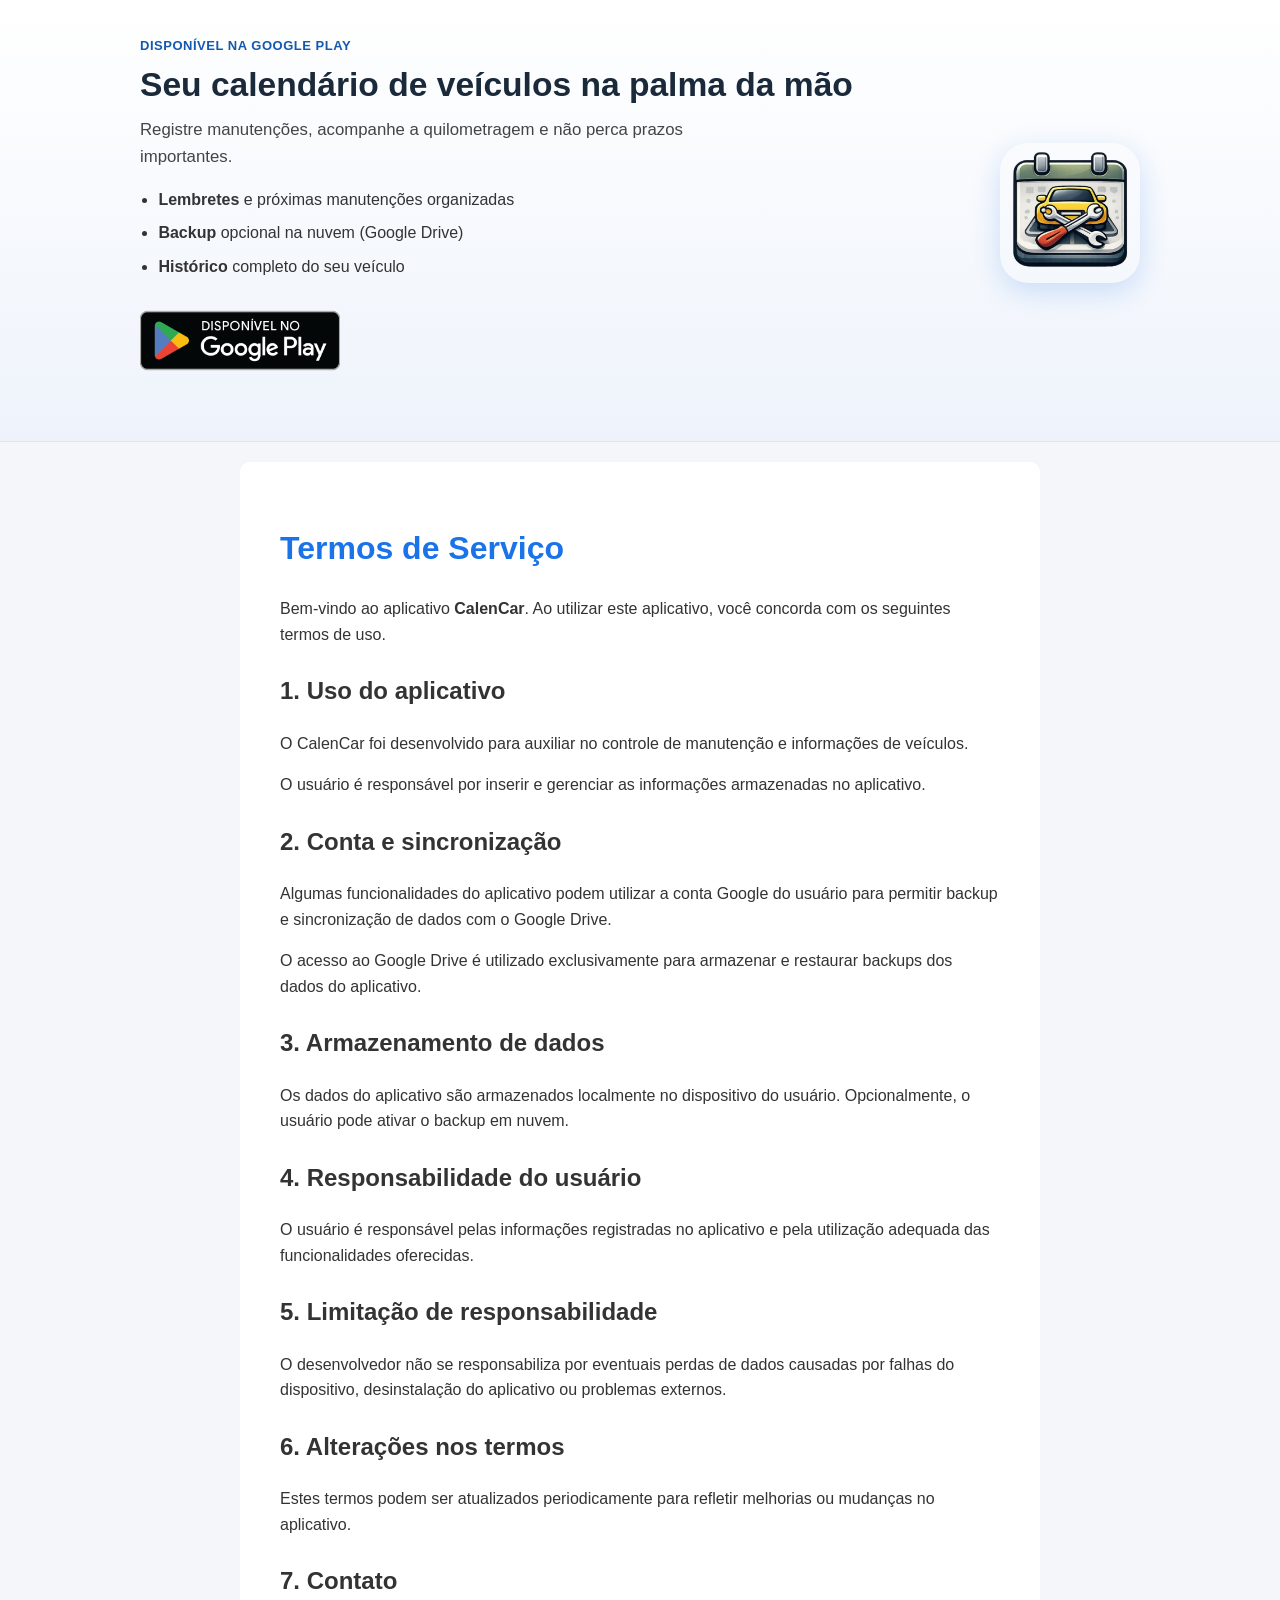
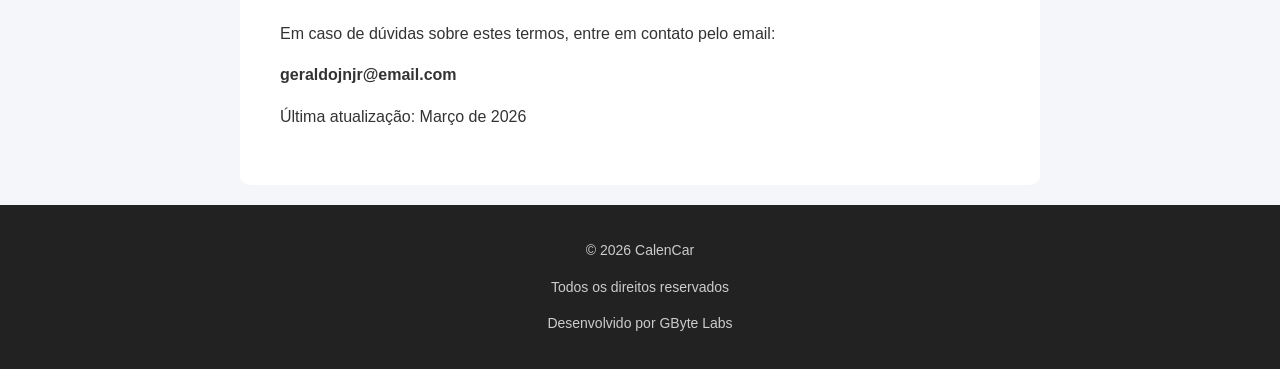
<file: termos-de-servicos.html>
<!DOCTYPE html>
<html lang="pt-BR">

<head>
<meta charset="UTF-8">
<title>Termos de Serviço - CalenCar</title>
<link rel="icon" type="image/x-icon" href="/CalenCarApp/favicon.ico">
<link rel="stylesheet" href="styles.css">

</head>

<body class="page-legal page-terms">

<div id="site-header"></div>

<div class="container">

<h1>Termos de Serviço</h1>

<p>Bem-vindo ao aplicativo <strong>CalenCar</strong>. Ao utilizar este aplicativo, você concorda com os seguintes termos de uso.</p>

<h2>1. Uso do aplicativo</h2>

<p>O CalenCar foi desenvolvido para auxiliar no controle de manutenção e informações de veículos.</p>

<p>O usuário é responsável por inserir e gerenciar as informações armazenadas no aplicativo.</p>

<h2>2. Conta e sincronização</h2>

<p>Algumas funcionalidades do aplicativo podem utilizar a conta Google do usuário para permitir backup e sincronização de dados com o Google Drive.</p>

<p>O acesso ao Google Drive é utilizado exclusivamente para armazenar e restaurar backups dos dados do aplicativo.</p>

<h2>3. Armazenamento de dados</h2>

<p>Os dados do aplicativo são armazenados localmente no dispositivo do usuário. Opcionalmente, o usuário pode ativar o backup em nuvem.</p>

<h2>4. Responsabilidade do usuário</h2>

<p>O usuário é responsável pelas informações registradas no aplicativo e pela utilização adequada das funcionalidades oferecidas.</p>

<h2>5. Limitação de responsabilidade</h2>

<p>O desenvolvedor não se responsabiliza por eventuais perdas de dados causadas por falhas do dispositivo, desinstalação do aplicativo ou problemas externos.</p>

<h2>6. Alterações nos termos</h2>

<p>Estes termos podem ser atualizados periodicamente para refletir melhorias ou mudanças no aplicativo.</p>

<h2>7. Contato</h2>

<p>Em caso de dúvidas sobre estes termos, entre em contato pelo email:</p>

<p><strong>geraldojnjr@email.com</strong></p>

<p>Última atualização: Março de 2026</p>

</div>

<div id="site-footer"></div>

<script src="includes.js"></script>

</body>

</html>
</file>
<file: styles.css>
html{
box-sizing:border-box;
}

*, *::before, *::after{
box-sizing:inherit;
}

body{
font-family: Arial, Helvetica, sans-serif;
margin:0;
background:#f4f6f9;
color:#333;
line-height:1.6;
min-width:0;
}

#site-header{
width:100%;
max-width:100%;
margin:0;
padding:0;
display:block;
background:transparent;
color:inherit;
text-align:left;
}

#site-header header{
width:100%;
max-width:100%;
margin:0;
padding:30px 20px;
background:transparent;
color:inherit;
text-align:center;
display:block;
}

#site-header header img{
width:90px;
margin-bottom:10px;
}

#site-header header h1{
margin:0;
font-size:32px;
color:#fff !important;
}

#site-header header p{
margin-top:5px;
opacity:0.9;
}

footer{
background:#222;
color:#ccc;
text-align:center;
padding:20px;
font-size:14px;
}

.container{
max-width:1000px;
margin:auto;
padding:40px 20px;
}

.section{
margin-bottom:50px;
}

.section h2{
color:#1a73e8;
margin-bottom:15px;
}

.container > h1{
color:#1a73e8;
}

.features{
display:grid;
grid-template-columns:repeat(auto-fit,minmax(220px,1fr));
gap:20px;
margin-top:20px;
}

.card{
background:white;
padding:20px;
border-radius:10px;
box-shadow:0 3px 10px rgba(0,0,0,0.08);
}

.card h3{
margin-top:0;
color:#1a73e8;
}

.hero{
background:linear-gradient(180deg,#ffffff 0%,#eef3fb 100%);
border-bottom:1px solid #dde5f0;
padding:36px 20px 44px;
}

.hero-inner{
max-width:1000px;
margin:0 auto;
}

.hero-layout{
display:flex;
flex-wrap:wrap;
align-items:center;
justify-content:space-between;
gap:32px;
}

.hero-copy{
flex:1 1 320px;
min-width:0;
}

.hero-kicker{
margin:0 0 8px;
font-size:13px;
font-weight:bold;
letter-spacing:0.04em;
text-transform:uppercase;
color:#1558b0;
}

.hero-title{
margin:0 0 12px;
font-size:clamp(1.55rem,4vw,2.1rem);
line-height:1.2;
color:#1a2a3a;
}

.hero-lead{
margin:0 0 16px;
font-size:1.05rem;
color:#444;
max-width:36em;
}

.hero-benefits{
margin:0 0 22px;
padding-left:1.15em;
color:#333;
}

.hero-benefits li{
margin-bottom:8px;
}

.hero-trust{
margin:18px 0 0;
font-size:14px;
}

.hero-trust a{
color:#1a73e8;
}

.hero-trust a:hover{
text-decoration:underline;
}

.hero-visual{
flex:0 0 auto;
text-align:center;
}

.hero-visual img{
width:140px;
height:auto;
border-radius:28px;
box-shadow:0 8px 28px rgba(26,115,232,0.2);
}

.play-store-row{
display:flex;
flex-wrap:wrap;
align-items:center;
justify-content:flex-start;
gap:16px 20px;
}

.play-store-row--footer{
justify-content:center;
}

.play-badge-link{
display:inline-block;
line-height:0;
}

.play-badge-img{
width:200px;
max-width:min(220px,70vw);
height:auto;
}

.cta-final{
text-align:center;
margin:48px 0 8px;
padding:32px 20px;
background:white;
border-radius:12px;
box-shadow:0 3px 14px rgba(0,0,0,0.08);
}

.cta-final-title{
margin:0 0 8px;
color:#1a73e8;
font-size:1.45rem;
}

.cta-final-text{
margin:0 0 20px;
color:#444;
}

.links{
text-align:center;
margin-top:30px;
}

.links a{
display:inline-block;
margin:10px;
padding:12px 20px;
background:#1a73e8;
color:white;
text-decoration:none;
border-radius:6px;
font-weight:bold;
}

.links a:hover{
background:#1558b0;
}

.version{
background:white;
padding:20px;
border-radius:10px;
box-shadow:0 3px 10px rgba(0,0,0,0.08);
margin-bottom:20px;
}

.version h3{
margin-top:0;
color:#1a73e8;
}

.page-legal .container{
max-width:800px;
margin:20px auto;
background:white;
padding:40px;
border-radius:10px;
}

.page-privacy .container{
box-shadow:0 2px 10px rgba(0,0,0,0.08);
}

.page-legal .container h1{
color:#1a73e8;
}

.page-privacy .container h2{
margin-top:30px;
color:#333;
}

.page-terms .container h2{
margin-top:25px;
}

.page-privacy .container p{
color:#444;
}

.page-privacy .container ul{
margin-left:20px;
}

.footer-note{
margin-top:40px;
font-size:14px;
color:#777;
}

@media (max-width:640px){
.hero-layout{
flex-direction:column;
align-items:stretch;
}

.hero-visual{
order:-1;
}

.play-store-row{
flex-direction:column;
align-items:center;
}

.play-badge-link{
align-self:center;
}
}
</file>
